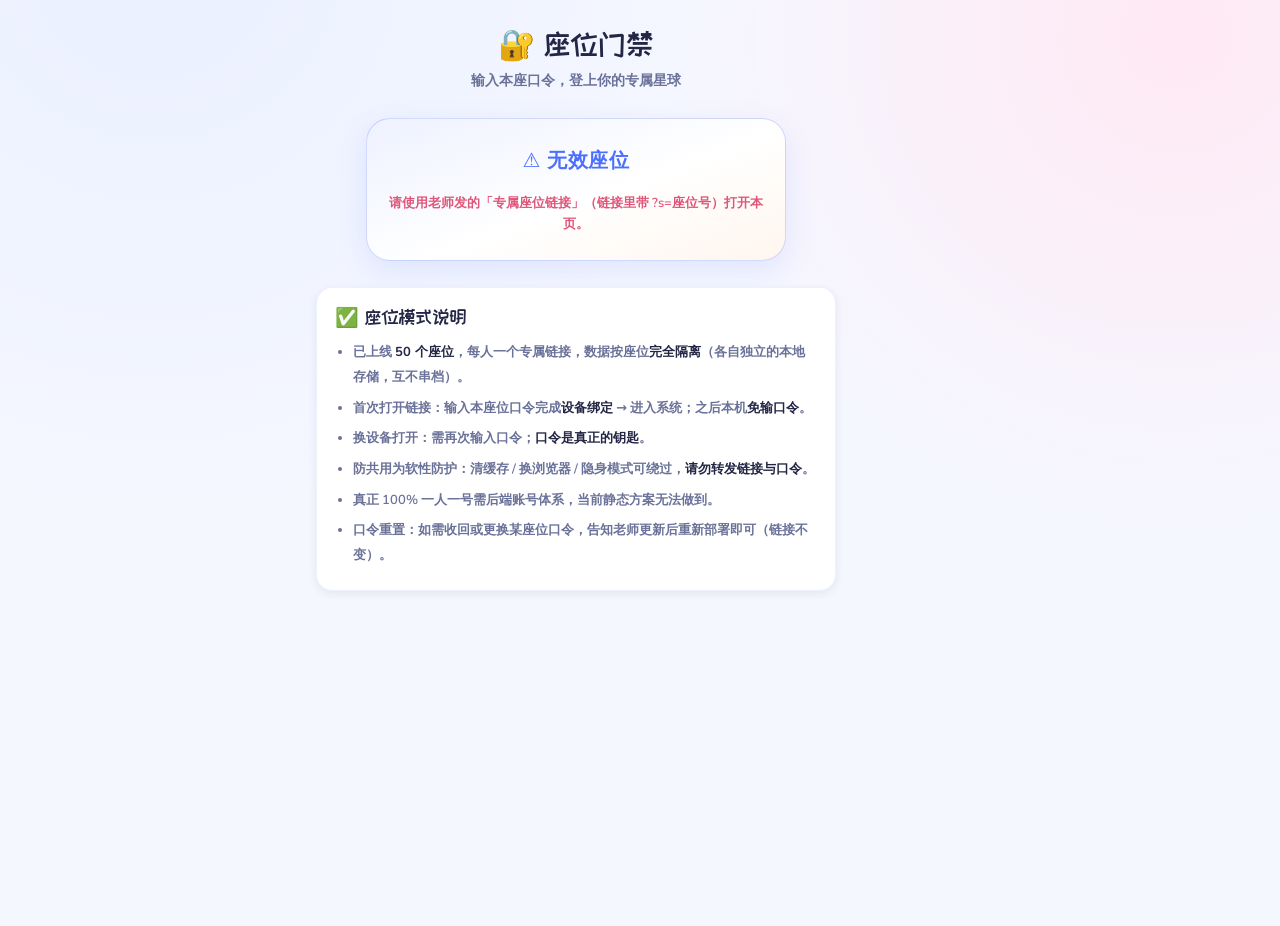
<file: index.html>
<!DOCTYPE html>
<html lang="zh-CN">
<head>
<meta charset="UTF-8">
<meta name="viewport" content="width=device-width,initial-scale=1,viewport-fit=cover">
<title>支持与说明 · 思维星球</title>
<link rel="stylesheet" href="assets/styles.css">
</head>
<body>

<header class="app-header">
  <div class="container">
    <div class="logo">
      <svg class="planet" viewBox="0 0 40 40"><circle cx="20" cy="20" r="11" fill="#4C6FFF"/><ellipse cx="20" cy="20" rx="19" ry="7" fill="none" stroke="#FF8A4C" stroke-width="3" transform="rotate(-20 20 20)"/></svg>
      思维星球
    </div>
    <button class="btn-sound" id="soundBtn" title="开关音效" onclick="tpToggleSound()">🔊</button>
    <div class="avatar">朵</div>
  </div>
</header>

<main class="container">

  <!-- 页眉 -->
  <section class="section center">
    <div class="t-h1">支持与说明 💡</div>
    <p class="t-sm" style="margin-top:6px;">关于这个小小的星球，和它背后的故事</p>
  </section>

  <!-- 第一部分（上）：使用说明 -->
  <section class="section">
    <div class="t-h3" style="margin-bottom:12px;">🌟 怎么玩转思维星球？</div>
    <div class="step-list">
      <div class="step-card">
        <div class="step-no">1</div>
        <div class="step-body">
          <div class="step-title">🎯 选段位</div>
          <div class="step-text">在首页选择 6–8 岁启蒙 / 9–10 岁发展 / 11–13 岁进阶，难度会自动匹配你的年龄。</div>
        </div>
      </div>
      <div class="step-card">
        <div class="step-no">2</div>
        <div class="step-body">
          <div class="step-title">🪐 挑星球</div>
          <div class="step-text">数感运算、逻辑推理、图形认知、空间想象——四颗思维星球，想先探险哪颗都行。</div>
        </div>
      </div>
      <div class="step-card">
        <div class="step-no">3</div>
        <div class="step-body">
          <div class="step-title">📖 学知识点</div>
          <div class="step-text">进入专题，看一张图就懂的图示讲解，学会后点亮「🌟 我学会啦」收集进度。</div>
        </div>
      </div>
      <div class="step-card">
        <div class="step-no">4</div>
        <div class="step-body">
          <div class="step-title">▶️ 去闯关</div>
          <div class="step-text">做做小测验，答对就能收集星星 ⭐，连胜还能点亮专属勋章。</div>
        </div>
      </div>
      <div class="step-card">
        <div class="step-no">5</div>
        <div class="step-body">
          <div class="step-title">📊 看成长</div>
          <div class="step-text">在「看板」里追踪已学专题、星星总数与连续打卡天数，看着自己一点点变强。</div>
        </div>
      </div>
    </div>
  </section>

  <!-- 中间：星球图标进入按钮 -->
  <section class="section center enter-wrap">
    <a href="planet.html" class="enter-planet" aria-label="进入思维星球">
      <svg class="enter-planet-svg" viewBox="0 0 120 120" aria-hidden="true">
        <defs>
          <radialGradient id="pg" cx="38%" cy="32%" r="75%">
            <stop offset="0%" stop-color="#8AA2FF"/>
            <stop offset="100%" stop-color="#4C6FFF"/>
          </radialGradient>
        </defs>
        <circle cx="60" cy="60" r="36" fill="url(#pg)"/>
        <ellipse cx="60" cy="60" rx="60" ry="21" fill="none" stroke="#FF8A4C" stroke-width="5" transform="rotate(-22 60 60)"/>
        <circle cx="48" cy="52" r="6" fill="#fff" opacity=".9"/>
        <circle cx="72" cy="66" r="4" fill="#fff" opacity=".75"/>
        <circle cx="58" cy="76" r="3" fill="#fff" opacity=".6"/>
      </svg>
      <span class="enter-planet-ring"></span>
    </a>
    <div class="enter-planet-text">🪐 点一下星球，开始探险</div>
  </section>

  <!-- 第二部分（下）：支持通道 -->
  <section class="section">
    <div class="card support-donate">
      <div class="donate-pill2">💖 支持通道</div>
      <img src="assets/donate-qr.png" alt="微信支付二维码" class="support-qr"/>
      <p class="support-desc">由于模型 Token 调用成本较高，为了维持服务稳定运行，现开启自愿赞助通道。如果您觉得本应用对您有帮助，欢迎扫码支持服务器及 Token 费用。金额不限，您的支持是我持续维护的动力！</p>
      <div class="support-foot">金额不限 · 自愿支持 · 感谢您的每一份心意 <span class="donate-heart">♥</span></div>
    </div>
  </section>

</main>

<!-- 底部 Tab -->
<nav class="tabbar">
  <a class="tab" href="planet.html"><svg viewBox="0 0 24 24" fill="none" stroke="currentColor" stroke-width="2" stroke-linecap="round" stroke-linejoin="round"><path d="M3 11l9-8 9 8M5 10v10h14V10"/></svg>星球</a>
  <a class="tab" href="curriculum.html"><svg viewBox="0 0 24 24" fill="none" stroke="currentColor" stroke-width="2" stroke-linecap="round" stroke-linejoin="round"><path d="M4 5h16v14H4zM4 9h16M9 5v14"/></svg>课程</a>
  <a class="tab" href="exercise.html"><svg viewBox="0 0 24 24" fill="none" stroke="currentColor" stroke-width="2" stroke-linecap="round" stroke-linejoin="round"><rect x="3" y="8" width="18" height="10" rx="5"/><path d="M8 12h.01M12 12h.01M16 12h.01M7 8V6h10v2"/></svg>闯关</a>
  <a class="tab" href="dashboard.html"><svg viewBox="0 0 24 24" fill="none" stroke="currentColor" stroke-width="2" stroke-linecap="round" stroke-linejoin="round"><path d="M4 20V10M10 20V4M16 20v-7M22 20H2"/></svg>看板</a>
  <a class="tab" href="parent.html"><svg viewBox="0 0 24 24" fill="none" stroke="currentColor" stroke-width="2" stroke-linecap="round" stroke-linejoin="round"><path d="M12 21s-7-4.5-9-9a4.5 4.5 0 0 1 9-2 4.5 4.5 0 0 1 9 2c-2 4.5-9 9-9 9Z"/></svg>家长</a>
</nav>

<script src="assets/seats.js"></script>
<script src="assets/framework.js"></script>
<script src="assets/play.js"></script>
<script>
function tpToggleSound(){ if(typeof TP==='undefined') return; TP.toggleSound(); var b=document.getElementById('soundBtn'); if(!b) return; b.textContent=TP.get().sound?'🔊':'🔇'; b.classList.toggle('off',!TP.get().sound); }
tpToggleSound();
if(typeof TP!=='undefined'){ TP.twinkle(); }
</script>
</body>
</html>
</file>
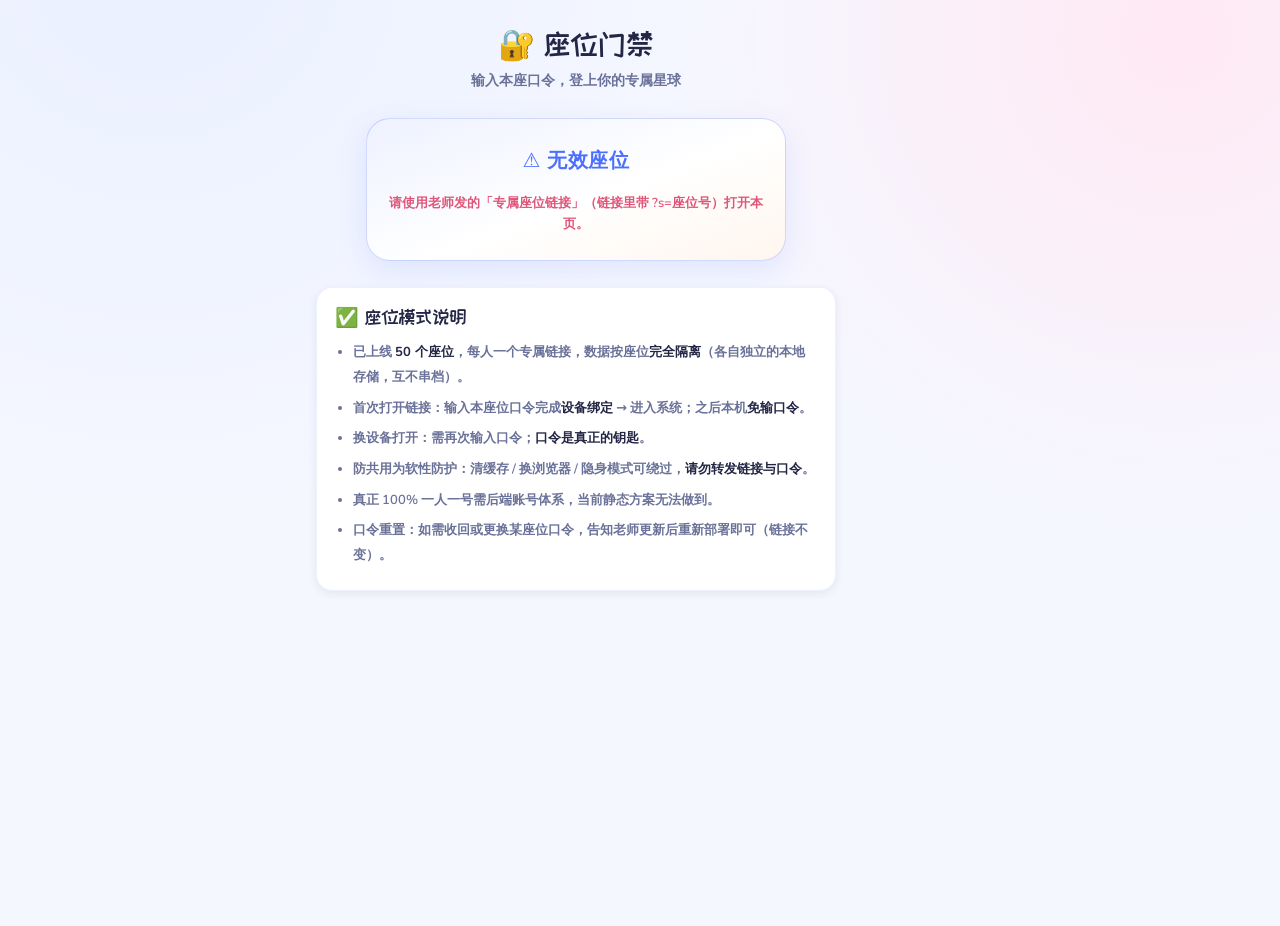
<file: curriculum.html>
<!DOCTYPE html>
<html lang="zh-CN">
<head>
<meta charset="UTF-8">
<meta name="viewport" content="width=device-width,initial-scale=1,viewport-fit=cover">
<title>思维星球 · 课程体系</title>
<link rel="stylesheet" href="assets/styles.css">
</head>
<body>

<header class="app-header">
  <div class="container">
    <div class="logo">
      <svg class="planet" viewBox="0 0 40 40"><circle cx="20" cy="20" r="11" fill="#4C6FFF"/><ellipse cx="20" cy="20" rx="19" ry="7" fill="none" stroke="#FF8A4C" stroke-width="3" transform="rotate(-20 20 20)"/></svg>
      思维星球
    </div>
    <div class="avatar">朵</div>
  </div>
</header>

<main class="container">

  <section class="section">
    <div class="row between">
      <div class="t-h1">课程体系</div>
      <span class="badge badge-number" id="levelBadge">发展 L2</span>
    </div>
    <p class="t-sm" style="margin-top:6px;">分 3 阶（启蒙 · 发展 · 进阶），每阶 4 大模块、每模块 15 章，由易到难解锁。</p>
  </section>

  <!-- 阶段进度条 -->
  <section class="section">
    <div class="card">
      <div class="row between" style="margin-bottom:12px;">
        <span class="t-h3">你的探险进度</span>
        <span class="t-sm" id="progressText">L2 · 发展 · 已解锁 18 / 60 章 ⭐</span>
      </div>
      <div style="height:14px;background:var(--surface-2);border-radius:999px;overflow:hidden;">
        <div style="height:100%;width:30%;background:linear-gradient(90deg,#7C97FF,#4C6FFF);border-radius:999px;"></div>
      </div>
      <div class="row between t-nano" style="margin-top:8px;"><span>启蒙 L1 ✅</span><span style="color:var(--brand)">发展 L2 🔓</span><span>进阶 L3 🔒</span></div>
    </div>
  </section>

  <!-- 题库总览（来自《题库总索引》） -->
  <section class="section">
    <div class="card shadow-md" style="background:linear-gradient(135deg,#EEF2FF,#F7F0FF);">
      <div class="row between">
        <div class="t-h3">📚 题库总览</div>
        <span class="badge badge-logic">600 题已校验</span>
      </div>
      <p class="t-sm" style="margin-top:6px;">4 大模块 × 150 题；每模块分 L1 启蒙 / L2 发展 / L3 进阶，各 50 题；难度 简单 40% · 中等 40% · 困难 20%。</p>
      <div class="row wrap" style="gap:8px;margin-top:12px;">
        <span class="chip active">🔢 数感运算 150</span>
        <span class="chip active">🧩 逻辑推理 150</span>
        <span class="chip active">🔷 图形认知 150</span>
        <span class="chip active">🧊 空间想象 150</span>
      </div>
    </div>
  </section>

  <!-- 知识地图入口 -->
  <section class="section">
    <a href="framework.html" class="card shadow-md row between" style="background:linear-gradient(135deg,#EAF7F1,#EEF2FF);text-decoration:none;align-items:center;padding:16px;">
      <div>
        <div class="t-h3">🗺️ 系统化知识地图</div>
        <div class="t-sm" style="margin-top:4px;color:var(--text-soft);">看四模块知识树、进阶分层营与六维能力轴，理解学习全貌。</div>
      </div>
      <span style="font-size:24px;color:var(--brand);">→</span>
    </a>
  </section>

  <!-- 小思引导 -->
  <section class="section row" style="align-items:flex-end;gap:12px;">
    <svg class="mascot" viewBox="0 0 100 110" style="width:64px;height:64px;">
      <line x1="50" y1="20" x2="50" y2="8" stroke="#4C6FFF" stroke-width="3"/>
      <circle cx="50" cy="6" r="4" fill="#FF8A4C"/>
      <circle cx="50" cy="48" r="30" fill="#fff" stroke="#4C6FFF" stroke-width="4"/>
      <circle cx="50" cy="48" r="21" fill="#C9D6FF"/>
      <circle cx="44" cy="44" r="5" fill="#fff"/><circle cx="56" cy="44" r="5" fill="#fff"/>
      <circle cx="44" cy="44" r="2.4" fill="#232745"/><circle cx="56" cy="44" r="2.4" fill="#232745"/>
      <path d="M42 58 Q50 64 58 58" stroke="#232745" stroke-width="3" fill="none" stroke-linecap="round"/>
    </svg>
    <div class="bubble" style="margin-bottom:4px;font-size:14px;">每章都有<b>知识点 + 例题 + 练习</b>哦，<br>点开就能练，小思陪你闯关！🚀</div>
  </section>

  <!-- 模块选择器 -->
  <section class="section">
    <div class="t-h3" style="margin-bottom:12px;">① 选一颗思维星球</div>
    <div class="seg" id="moduleSeg"></div>
  </section>

  <!-- 分阶选择器 -->
  <section class="section">
    <div class="row between" style="margin-bottom:12px;">
      <div class="t-h3">② 选学习阶段</div>
      <span class="t-sm" id="levelNote">本阶共 50 题</span>
    </div>
    <div class="seg seg-level" id="levelSeg"></div>
  </section>

  <!-- 章节列表（数据驱动） -->
  <section class="section">
    <div class="t-h3" style="margin-bottom:12px;" id="chapterTitle">逻辑推理 · 发展 L2</div>
    <div id="chapterList" class="column" style="display:flex;flex-direction:column;gap:14px;"></div>
  </section>

  <section class="section" style="padding-bottom:8px;">
    <a href="exercise.html" class="btn btn-accent btn-block" id="ctaBtn">🚀 去闯关：逻辑推理（发展 L2）</a>
  </section>

</main>

<nav class="tabbar">
  <a class="tab" href="planet.html"><svg viewBox="0 0 24 24" fill="none" stroke="currentColor" stroke-width="2" stroke-linecap="round" stroke-linejoin="round"><path d="M3 11l9-8 9 8M5 10v10h14V10"/></svg>星球</a>
  <a class="tab active" href="curriculum.html"><svg viewBox="0 0 24 24" fill="none" stroke="currentColor" stroke-width="2" stroke-linecap="round" stroke-linejoin="round"><path d="M4 5h16v14H4zM4 9h16M9 5v14"/></svg>课程</a>
  <a class="tab" href="exercise.html"><svg viewBox="0 0 24 24" fill="none" stroke="currentColor" stroke-width="2" stroke-linecap="round" stroke-linejoin="round"><rect x="3" y="8" width="18" height="10" rx="5"/><path d="M8 12h.01M12 12h.01M16 12h.01M7 8V6h10v2"/></svg>闯关</a>
  <a class="tab" href="dashboard.html"><svg viewBox="0 0 24 24" fill="none" stroke="currentColor" stroke-width="2" stroke-linecap="round" stroke-linejoin="round"><path d="M4 20V10M10 20V4M16 20v-7M22 20H2"/></svg>看板</a>
  <a class="tab" href="parent.html"><svg viewBox="0 0 24 24" fill="none" stroke="currentColor" stroke-width="2" stroke-linecap="round" stroke-linejoin="round"><path d="M12 21s-7-4.5-9-9a4.5 4.5 0 0 1 9-2 4.5 4.5 0 0 1 9 2c-2 4.5-9 9-9 9Z"/></svg>家长</a>
</nav>

<script src="assets/seats.js"></script>
<script src="assets/questions.js"></script>
<script src="assets/curriculum.js"></script>
<script src="assets/courses.js"></script>
<script>
const LEVEL_LABEL = { L1:"启蒙", L2:"发展", L3:"进阶" };
let curModule = "logic";
let curLevel  = "L2";
const perLevel = (typeof BANK_META !== "undefined") ? BANK_META.perLevel : 50;

/* 模块选择器 */
const moduleSeg = document.getElementById('moduleSeg');
CURRICULUM_ORDER.forEach(m=>{
  const mod = CURRICULUM[m];
  const el = document.createElement('button');
  el.className = 'chip' + (m===curModule?' sel':'');
  el.dataset.module = m;
  el.innerHTML = `${mod.icon} ${mod.name} <span class="badge ${mod.badge}" style="margin-left:2px;">${mod.progress}%</span>`;
  el.onclick = ()=>{ curModule=m; render(); };
  moduleSeg.appendChild(el);
});

/* 分阶选择器 */
const levelSeg = document.getElementById('levelSeg');
["L1","L2","L3"].forEach(l=>{
  const el = document.createElement('button');
  el.className = 'chip' + (l===curLevel?' sel':'');
  el.dataset.level = l;
  el.innerHTML = `${l} · ${LEVEL_LABEL[l]}`;
  el.onclick = ()=>{ curLevel=l; render(); };
  levelSeg.appendChild(el);
});

/* 渲染章节 */
function render(){
  const mod = CURRICULUM[curModule];
  // 同步选择器高亮
  moduleSeg.querySelectorAll('.chip').forEach(c=>c.classList.toggle('sel', c.dataset.module===curModule));
  levelSeg.querySelectorAll('.chip').forEach(c=>c.classList.toggle('sel', c.dataset.level===curLevel));
  // 标题 / 徽章 / 备注 / CTA
  document.getElementById('chapterTitle').textContent = `${mod.name} · ${LEVEL_LABEL[curLevel]} ${curLevel}`;
  document.getElementById('levelBadge').textContent = `${LEVEL_LABEL[curLevel]} ${curLevel}`;
  const bc = bandCount(curModule, curLevel);
  document.getElementById('levelNote').textContent = `本阶共 ${perLevel} 题（启航${bc.base}·扬帆${bc.improve}·远航${bc.elite}·星海${bc.star}）`;
  document.getElementById('ctaBtn').textContent = `🚀 去闯关：${mod.name}（${LEVEL_LABEL[curLevel]} ${curLevel}）`;
  document.getElementById('ctaBtn').href = `exercise.html?module=${curModule}&level=${curLevel}`;

  const list = document.getElementById('chapterList');
  list.innerHTML = '';
  getChapters(curModule, curLevel).forEach(ch=>{
    const card = document.createElement('div');
    card.className = `card chapter-card ${mod.cls} anim-pop`;
    const course = (typeof getCourse === 'function') ? getCourse(curModule, curLevel, ch.n) : null;
    const courseHtml = course
      ? `<span class="course-badge">📚 ${course.title} · ${course.provider}</span>`
      : '';
    card.innerHTML = `
      <div class="row between" style="align-items:flex-start;">
        <div class="row" style="gap:12px;align-items:flex-start;">
          <div class="ch-num">${ch.n}</div>
          <div>
            <div class="t-h3" style="font-size:17px;">${ch.t}</div>
            <span class="badge ${mod.badge}" style="margin-top:6px;">${mod.name} · ${LEVEL_LABEL[curLevel]}</span>
          </div>
        </div>
        <a class="btn btn-sm btn-ghost" href="exercise.html?module=${curModule}&level=${curLevel}">🎮 练习</a>
      </div>
      <p class="ch-desc">📌 ${ch.desc}</p>
      ${courseHtml}
      <div class="ch-obj">🎯 <b>学习目标：</b>${ch.obj}</div>
      <button class="btn btn-sm btn-soft expand-btn" type="button" style="margin-top:8px;">📖 查看知识点详情</button>
      <div class="ch-detail" style="display:none;margin-top:10px;">
        <div class="ch-keys-label">🧩 知识点细分</div>
        <div class="row wrap" style="gap:6px;margin:6px 0 2px;">${ch.keys.map(k=>`<span class="chip" style="height:28px;font-size:12.5px;background:var(--surface-2);border:none;color:var(--text);">${k}</span>`).join('')}</div>
        <div class="ch-meta"><span class="ch-meta-ico">🛠️</span><span><b>思维方法：</b>${ch.method}</span></div>
        <div class="ch-meta"><span class="ch-meta-ico">⚠️</span><span><b>易错提醒：</b>${ch.pit}</span></div>
        <div class="ch-meta"><span class="ch-meta-ico">🌟</span><span><b>生活应用：</b>${ch.apply}</span></div>
        <div class="ch-meta"><span class="ch-meta-ico">🚀</span><span><b>深化衔接：</b>${ch.deep}</span></div>
        <div class="example" style="margin-top:10px;">
          <div class="ex-q">📘 例题：${ch.ex.q}</div>
          <div class="ex-a">💡 答案：<b>${ch.ex.a}</b> ｜ 小思说：${ch.ex.why}</div>
        </div>
      </div>`;
    list.appendChild(card);
    const btn = card.querySelector('.expand-btn');
    btn.onclick = ()=>{
      const d = card.querySelector('.ch-detail');
      const open = d.style.display!=='none';
      d.style.display = open ? 'none' : 'block';
      btn.textContent = open ? '📖 查看知识点详情' : '📕 收起详情';
    };
  });
}

render();
</script>
</body>
</html>
</file>
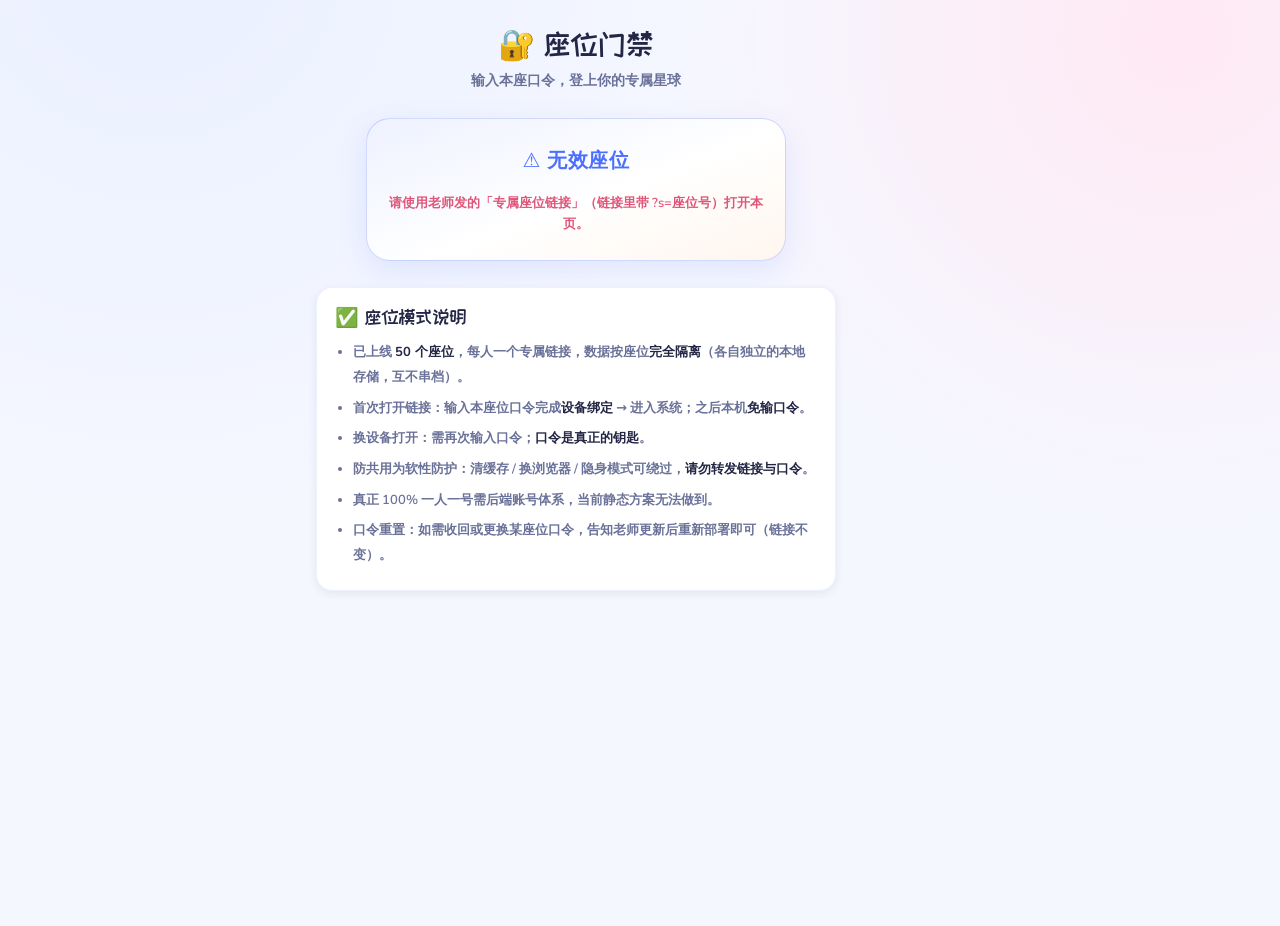
<file: dashboard.html>
<!DOCTYPE html>
<html lang="zh-CN">
<head>
<meta charset="UTF-8">
<meta name="viewport" content="width=device-width,initial-scale=1,viewport-fit=cover">
<title>思维星球 · 学习看板</title>
<link rel="stylesheet" href="assets/styles.css">
</head>
<body>

<header class="app-header">
  <div class="container">
    <div class="logo">
      <svg class="planet" viewBox="0 0 40 40"><circle cx="20" cy="20" r="11" fill="#4C6FFF"/><ellipse cx="20" cy="20" rx="19" ry="7" fill="none" stroke="#FF8A4C" stroke-width="3" transform="rotate(-20 20 20)"/></svg>
      思维星球
    </div>
    <button class="btn-sound" id="soundBtn" title="开关音效" onclick="tpToggleSound()">🔊</button>
    <div class="avatar">朵</div>
  </div>
</header>

<main class="container">

  <section class="section">
    <div class="t-h1">我的星球看板 🪐</div>
    <p class="t-sm" style="margin-top:4px;">朵朵 · 进阶段 L2 · 已探险 <span id="exploreDays" style="color:var(--ok);font-weight:800;">0</span> 天</p>
  </section>

  <!-- 数据瓷砖 -->
  <section class="section grid-2">
    <div class="stat"><div class="v" id="dStars" style="color:var(--accent)">0</div><div class="l">收集星星 ⭐</div></div>
    <div class="stat"><div class="v" id="dStreak" style="color:var(--ok)">0</div><div class="l">连续打卡天 🔥</div></div>
    <div class="stat"><div class="v" id="dLearned">0</div><div class="l">已点亮知识星</div></div>
    <div class="stat"><div class="v" id="dSolved" style="color:var(--m-space)">0</div><div class="l">闯关答对题</div></div>
  </section>

  <!-- 四模块掌握度 -->
  <section class="section">
    <div class="t-h3" style="margin-bottom:4px;">四大思维星球掌握度</div>
    <p class="t-sm" style="margin-bottom:12px;">题库共 600 题（每模块 150，L1/L2/L3 各 50），下图为本模块已练题目掌握度。</p>
    <div class="card">
      <div class="row wrap" style="justify-content:space-around;gap:14px;">
        <div class="center"><div class="ring ring-lg" id="dRingLogic" style="--p:0;--c:var(--m-logic)"><span>0</span></div><div class="t-sm" style="margin-top:8px;color:var(--m-logic)">逻辑推理</div></div>
        <div class="center"><div class="ring ring-lg" id="dRingShape" style="--p:0;--c:var(--m-shape)"><span>0</span></div><div class="t-sm" style="margin-top:8px;color:var(--m-shape)">图形认知</div></div>
        <div class="center"><div class="ring ring-lg" id="dRingNumber" style="--p:0;--c:var(--m-number)"><span>0</span></div><div class="t-sm" style="margin-top:8px;color:var(--m-number)">数感运算</div></div>
        <div class="center"><div class="ring ring-lg" id="dRingSpace" style="--p:0;--c:var(--m-space)"><span>0</span></div><div class="t-sm" style="margin-top:8px;color:var(--m-space)">空间想象</div></div>
      </div>
    </div>
  </section>

  <!-- 本周趋势 -->
  <section class="section">
    <div class="t-h3" style="margin-bottom:12px;">本周每日学习（分钟）</div>
    <div class="card">
      <div class="bar">
        <div style="height:40%"><span>20</span></div>
        <div style="height:65%"><span>35</span></div>
        <div style="height:50%"><span>25</span></div>
        <div style="height:80%"><span>45</span></div>
        <div style="height:60%"><span>30</span></div>
        <div style="height:95%"><span>55</span></div>
        <div style="height:70%"><span>40</span></div>
      </div>
      <div class="row between t-nano" style="margin-top:10px;color:var(--text-mute)"><span>一</span><span>二</span><span>三</span><span>四</span><span>五</span><span>六</span><span>日</span></div>
    </div>
  </section>

  <!-- 能力雷达（SVG） -->
  <section class="section">
    <div class="t-h3" style="margin-bottom:12px;">思维能力画像</div>
    <div class="card center">
      <svg viewBox="0 0 200 200" width="240" height="240">
        <polygon points="100,30 165,75 145,150 55,150 35,75" fill="none" stroke="#E6E9F5" stroke-width="2"/>
        <polygon points="100,55 150,85 135,135 65,135 50,85" fill="none" stroke="#E6E9F5" stroke-width="1.5"/>
        <polygon points="100,30 165,75 145,150 55,150 35,75" fill="rgba(76,111,255,.12)" stroke="#4C6FFF" stroke-width="2.5"/>
        <polygon points="100,60 150,82 132,128 62,128 48,82" fill="rgba(155,109,255,.35)" stroke="#9B6DFF" stroke-width="2.5"/>
        <text x="100" y="22" text-anchor="middle" font-size="11" fill="#6B7299" font-weight="700">逻辑</text>
        <text x="178" y="78" text-anchor="middle" font-size="11" fill="#6B7299" font-weight="700">图形</text>
        <text x="152" y="168" text-anchor="middle" font-size="11" fill="#6B7299" font-weight="700">数感</text>
        <text x="48" y="168" text-anchor="middle" font-size="11" fill="#6B7299" font-weight="700">空间</text>
        <text x="22" y="78" text-anchor="middle" font-size="11" fill="#6B7299" font-weight="700">专注</text>
      </svg>
      <p class="t-sm" style="margin-top:6px;">逻辑与专注较强，空间想象是下一步重点 💡</p>
    </div>
  </section>

  <!-- 成就 -->
  <section class="section" style="padding-bottom:8px;">
    <div class="t-h3" style="margin-bottom:4px;">我的成就墙 🏅</div>
    <p class="t-sm" style="margin-bottom:12px;" id="badgeSummary">点亮知识星、连续打卡、闯关答对，都能解锁新成就！</p>
    <div class="grid-3" id="badgeWall" style="gap:12px;"></div>
  </section>

</main>

<nav class="tabbar">
  <a class="tab" href="planet.html"><svg viewBox="0 0 24 24" fill="none" stroke="currentColor" stroke-width="2" stroke-linecap="round" stroke-linejoin="round"><path d="M3 11l9-8 9 8M5 10v10h14V10"/></svg>星球</a>
  <a class="tab" href="curriculum.html"><svg viewBox="0 0 24 24" fill="none" stroke="currentColor" stroke-width="2" stroke-linecap="round" stroke-linejoin="round"><path d="M4 5h16v14H4zM4 9h16M9 5v14"/></svg>课程</a>
  <a class="tab" href="exercise.html"><svg viewBox="0 0 24 24" fill="none" stroke="currentColor" stroke-width="2" stroke-linecap="round" stroke-linejoin="round"><rect x="3" y="8" width="18" height="10" rx="5"/><path d="M8 12h.01M12 12h.01M16 12h.01M7 8V6h10v2"/></svg>闯关</a>
  <a class="tab active" href="dashboard.html"><svg viewBox="0 0 24 24" fill="none" stroke="currentColor" stroke-width="2" stroke-linecap="round" stroke-linejoin="round"><path d="M4 20V10M10 20V4M16 20v-7M22 20H2"/></svg>看板</a>
  <a class="tab" href="parent.html"><svg viewBox="0 0 24 24" fill="none" stroke="currentColor" stroke-width="2" stroke-linecap="round" stroke-linejoin="round"><path d="M12 21s-7-4.5-9-9a4.5 4.5 0 0 1 9-2 4.5 4.5 0 0 1 9 2c-2 4.5-9 9-9 9Z"/></svg>家长</a>
</nav>

<script src="assets/seats.js"></script>
<script src="assets/framework.js"></script>
<script src="assets/play.js"></script>
<script>
(function(){
  const P=TP.get(), total=TP.totalTopics();
  document.getElementById('exploreDays').textContent=P.streak.count;
  document.getElementById('dStars').textContent=P.stars;
  document.getElementById('dStreak').textContent=P.streak.count;
  document.getElementById('dLearned').innerHTML=TP.countLearned()+'<span style="font-size:14px;color:var(--text-mute)"> / '+total+'</span>';
  document.getElementById('dSolved').textContent=P.solved;

  // 各模块已学会占比
  const mods={logic:0,shape:0,number:0,space:0}, tot={logic:0,shape:0,number:0,space:0};
  Object.values(P.learned).forEach(x=>{ if(x&&x.m&&mods[x.m]!==undefined) mods[x.m]++; });
  if(typeof MODULE_SPINE!=='undefined'&&MODULE_SPINE){
    Object.keys(tot).forEach(k=>{ MODULE_SPINE[k].boards.forEach(b=>{['L1','L2','L3'].forEach(l=>{tot[k]+=(b.tiers[l]||[]).length;});}); });
  }
  [['dRingLogic','logic'],['dRingShape','shape'],['dRingNumber','number'],['dRingSpace','space']].forEach(([id,mod])=>{
    const el=document.getElementById(id); if(!el) return;
    const p=tot[mod]?Math.round(mods[mod]/tot[mod]*100):0;
    el.style.setProperty('--p',p); el.querySelector('span').textContent=p;
  });

  // 成就墙
  const wall=document.getElementById('badgeWall');
  const list=TP.badgeList();
  let unlocked=0;
  list.forEach(b=>{
    const pr=TP.badgeProgress(b.def);
    const on=b.unlocked; if(on) unlocked++;
    const card=document.createElement('div');
    card.className='badge-card '+(on?'on':'locked');
    card.innerHTML=
      '<span class="be">'+(on?b.def.emoji:'🔒')+'</span>'+
      '<div class="bn">'+b.def.name+'</div>'+
      '<div class="bd">'+b.def.desc+'</div>'+
      '<div class="bprog"><i style="width:'+pr.pct+'%"></i></div>'+
      '<div class="bstate">'+(on?'已解锁 ✦':('进度 '+pr.cur+'/'+pr.need))+'</div>';
    wall.appendChild(card);
  });
  document.getElementById('badgeSummary').textContent=
    '已解锁 '+unlocked+' / '+list.length+' 枚成就 · 继续探险解锁更多吧！';

  TP.twinkle(); TP.initMascot();
  function tpToggleSound(){ TP.toggleSound(); const btn=document.getElementById('soundBtn'); if(!btn) return; const on=TP.get().sound; btn.textContent=on?'🔊':'🔇'; btn.classList.toggle('off',!on); }
  window.tpToggleSound = tpToggleSound;
  tpToggleSound();
})();
</script>

</body>
</html>
</file>
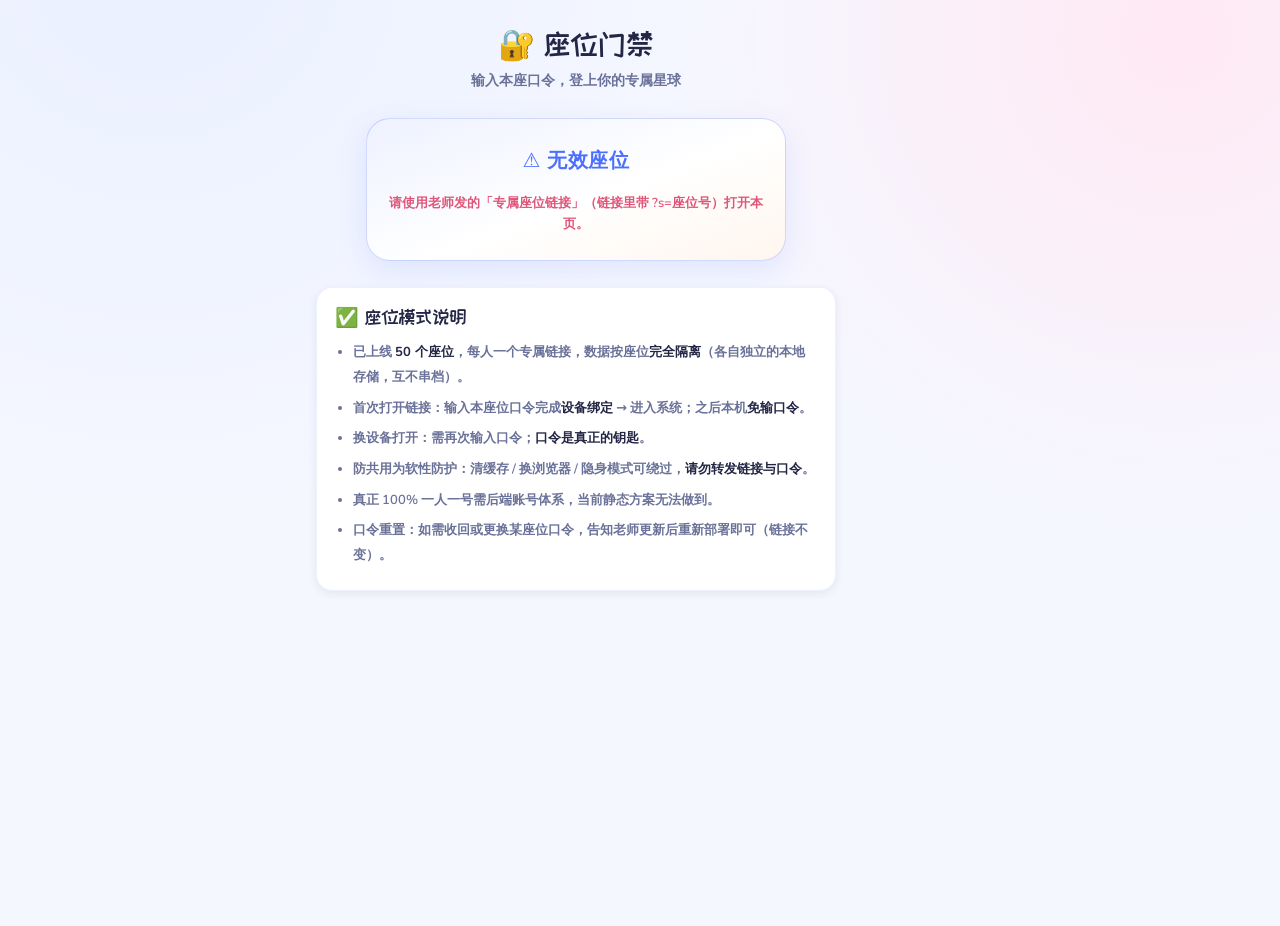
<file: exercise.html>
<!DOCTYPE html>
<html lang="zh-CN">
<head>
<meta charset="UTF-8">
<meta name="viewport" content="width=device-width,initial-scale=1,viewport-fit=cover">
<title>思维星球 · 闯关</title>
<link rel="stylesheet" href="assets/styles.css">
</head>
<body>

<header class="app-header">
  <div class="container">
    <a class="row" href="curriculum.html" style="gap:8px;color:var(--text-soft);font:700 14px var(--f-body);">
      <svg viewBox="0 0 24 24" width="20" height="20" fill="none" stroke="currentColor" stroke-width="2.5" stroke-linecap="round" stroke-linejoin="round"><path d="M15 18l-6-6 6-6"/></svg>
      <span id="headTitle">逻辑推理 · 发展 L2</span>
    </a>
    <div class="ring" id="headRing" style="--p:40;--c:var(--m-logic);width:44px;height:44px;"><span id="headRingTxt" style="font-size:12px">1/5</span></div>
  </div>
</header>

<main class="container">

  <!-- 吉祥物提示 -->
  <section class="section row" style="align-items:flex-start;gap:12px;">
    <svg class="mascot" style="width:64px;height:64px" viewBox="0 0 100 110">
      <line x1="50" y1="20" x2="50" y2="8" stroke="#4C6FFF" stroke-width="3"/><circle cx="50" cy="6" r="4" fill="#FF8A4C"/>
      <circle cx="50" cy="48" r="30" fill="#fff" stroke="#4C6FFF" stroke-width="4"/>
      <circle cx="50" cy="48" r="21" fill="#C9D6FF"/>
      <circle cx="44" cy="44" r="5" fill="#fff"/><circle cx="56" cy="44" r="5" fill="#fff"/>
      <circle cx="44" cy="44" r="2.4" fill="#232745"/><circle cx="56" cy="44" r="2.4" fill="#232745"/>
      <path d="M42 58 Q50 64 58 58" stroke="#232745" stroke-width="3" fill="none" stroke-linecap="round"/>
      <rect x="33" y="76" width="34" height="22" rx="11" fill="#4C6FFF"/>
    </svg>
    <div class="bubble" style="margin-top:6px;" id="hint">小思提示：先读题，再选你最确定的答案，错了也没关系～</div>
  </section>

  <!-- 分层营选择器 -->
  <section style="margin-top:4px;">
    <div class="row between t-sm" style="margin-bottom:6px;">
      <span>选分层营（难度维度）</span><span id="bandNote" style="color:var(--text-soft);"></span>
    </div>
    <div class="seg" id="bandSeg"></div>
  </section>

  <!-- 进度 -->
  <section style="margin-top:6px;">
    <div class="row between t-sm" style="margin-bottom:6px;">
      <span id="qIndex">题目 1 / 5</span><span id="qStars">本题 +1 ⭐</span>
    </div>
    <div style="height:10px;background:var(--surface-2);border-radius:999px;overflow:hidden;">
      <div id="qBar" style="height:100%;width:20%;background:linear-gradient(90deg,#7C97FF,#4C6FFF);border-radius:999px;transition:width .4s;"></div>
    </div>
  </section>

  <!-- 题卡 -->
  <section class="section">
    <div class="card card-module shadow-md" id="qCard" style="padding:22px;">
      <div class="row between" style="align-items:center;margin-bottom:10px;">
        <div class="badge badge-logic" id="qBadge">逻辑推理</div>
        <span class="chip" id="qBand" style="height:26px;font-size:12px;display:none;"></span>
      </div>
      <div class="card" id="qObj" style="background:var(--brand-soft);border:none;padding:10px 12px;margin-bottom:12px;font-size:13.5px;line-height:1.55;"></div>
      <div class="t-h2" id="qText" style="line-height:1.5;"></div>
      <div id="qVisual" class="row center" style="margin:18px 0;gap:10px;font-size:34px;"></div>
      <div id="qTags" class="row wrap" style="gap:6px;margin-bottom:6px;"></div>
      <div id="options" class="row wrap" style="gap:12px;margin-top:10px;"></div>
      <!-- 解析（答后显示） -->
      <div id="explain" class="card" style="display:none;margin-top:16px;background:var(--surface-2);border:none;padding:14px;">
        <div class="row" style="gap:6px;margin-bottom:4px;"><span style="font-size:18px">💡</span><span class="t-h3" style="font-size:16px">小思讲解析</span></div>
        <p class="t-body" id="explainText" style="font-size:15px;"></p>
      </div>
      <!-- 对应课程（全网检索匹配） -->
      <a id="courseLine" class="card row" style="display:none;margin-top:12px;background:var(--brand-soft);border:none;padding:10px 12px;font-size:13.5px;line-height:1.5;gap:8px;align-items:center;text-decoration:none;color:var(--text);"></a>
    </div>
  </section>

  <section class="section">
    <div class="row q-actions" style="gap:10px;">
      <button id="retryBtn" class="btn btn-ghost" style="display:none;flex:1 1 0;min-width:0;">🔄 再试一次</button>
      <button id="nextBtn" class="btn btn-primary btn-disabled" disabled style="flex:2 1 0;min-width:0;">下一题 →</button>
    </div>
  </section>

</main>

<!-- 答对弹窗 -->
<div class="modal-mask hidden" id="winModal">
  <div class="modal">
    <div class="emoji">🎉</div>
    <div class="t-h1" style="color:var(--ok)">答对啦！</div>
    <p class="t-body" id="winText" style="margin:8px 0 4px;"></p>
    <div class="star-row center" style="justify-content:center;margin:10px 0;"><span class="star">⭐</span><span class="star">⭐</span><span class="star">⭐</span></div>
    <button class="btn btn-accent btn-block" style="margin-top:16px;" onclick="closeWin()">继续探险 🚀</button>
  </div>
</div>

<!-- 通关弹窗 -->
<div class="modal-mask hidden" id="doneModal">
  <div class="modal">
    <div class="emoji">🏆</div>
    <div class="t-h1" id="doneTitle" style="color:var(--m-logic)">通关！</div>
    <p class="t-body" style="margin:8px 0;" id="doneText">这一关的星星都收集到啦～</p>
    <a href="dashboard.html" class="btn btn-primary btn-block" style="margin-top:16px;">查看我的星球看板</a>
  </div>
</div>

<nav class="tabbar">
  <a class="tab" href="planet.html"><svg viewBox="0 0 24 24" fill="none" stroke="currentColor" stroke-width="2" stroke-linecap="round" stroke-linejoin="round"><path d="M3 11l9-8 9 8M5 10v10h14V10"/></svg>星球</a>
  <a class="tab" href="curriculum.html"><svg viewBox="0 0 24 24" fill="none" stroke="currentColor" stroke-width="2" stroke-linecap="round" stroke-linejoin="round"><path d="M4 5h16v14H4zM4 9h16M9 5v14"/></svg>课程</a>
  <a class="tab active" href="exercise.html"><svg viewBox="0 0 24 24" fill="none" stroke="currentColor" stroke-width="2" stroke-linecap="round" stroke-linejoin="round"><rect x="3" y="8" width="18" height="10" rx="5"/><path d="M8 12h.01M12 12h.01M16 12h.01M7 8V6h10v2"/></svg>闯关</a>
  <a class="tab" href="dashboard.html"><svg viewBox="0 0 24 24" fill="none" stroke="currentColor" stroke-width="2" stroke-linecap="round" stroke-linejoin="round"><path d="M4 20V10M10 20V4M16 20v-7M22 20H2"/></svg>看板</a>
  <a class="tab" href="parent.html"><svg viewBox="0 0 24 24" fill="none" stroke="currentColor" stroke-width="2" stroke-linecap="round" stroke-linejoin="round"><path d="M12 21s-7-4.5-9-9a4.5 4.5 0 0 1 9-2 4.5 4.5 0 0 1 9 2c-2 4.5-9 9-9 9Z"/></svg>家长</a>
</nav>

<script src="assets/seats.js"></script>
<script src="assets/questions.js"></script>
<script src="assets/curriculum.js"></script>
<script src="assets/framework.js"></script>
<script src="assets/courses.js"></script>
<script src="assets/play.js"></script>
<script>
const params = new URLSearchParams(location.search);
const curModule = params.get('module') || 'logic';
const curLevel  = params.get('level')  || 'L2';
let   curBand   = params.get('band')   || '';
const M = MODULES[curModule];
const TOTAL = 5;

/* 目标索引：标签 → 课程学习目标（来自深化后的 curriculum.js） */
const OBJ_INDEX = {};
CURRICULUM_ORDER.forEach(m=>["L1","L2","L3"].forEach(l=>{
  getChapters(m,l).forEach(ch=>{
    [ch.t, ...(ch.keys||[])].forEach(k=>{ if(!OBJ_INDEX[k]) OBJ_INDEX[k]=ch.obj; });
  });
}));
function objectiveOf(q){
  const o = (q.tags||[]).map(t=>OBJ_INDEX[t]).find(Boolean);
  return o || `训练「${(q.tags||[])[0]||'本知识点'}」的灵活应用`;
}

document.getElementById('headTitle').textContent = `${M.name} · ${LEVELS[curLevel].split(' ')[0]} ${curLevel}`;
document.getElementById('qCard').className = `card card-module ${M.cls} shadow-md`;
document.getElementById('qBadge').textContent = M.name;
document.getElementById('qBadge').className = `badge badge-${curModule==='number'?'number':curModule==='logic'?'logic':curModule==='shape'?'shape':'space'}`;
document.getElementById('headRing').style.setProperty('--c', M.color);
document.getElementById('qBar').style.background = `linear-gradient(90deg, ${M.color}, ${M.color})`;

/* 分层营选择器 */
const bandSeg = document.getElementById('bandSeg');
const bandOpts = [{id:'',name:'全部',color:'var(--brand)'}]
  .concat(Object.keys(BANDS).map(id=>({id, name:BANDS[id].name, color:BANDS[id].color})));
bandOpts.forEach(b=>{
  const el=document.createElement('button');
  el.className='chip'+(b.id===curBand?' sel':'');
  el.dataset.band=b.id;
  el.style.borderColor = b.id? BANDS[b.id].color : '';
  if(b.id===curBand) el.style.background = (BANDS[b.id]?BANDS[b.id].color:'var(--brand)')+'22';
  el.innerHTML = b.id ? `${BANDS[b.id].name} <span style="opacity:.7">·${BANDS[b.id].tag}</span>` : '全部';
  el.onclick=()=>{ curBand=b.id; bandSeg.querySelectorAll('.chip').forEach(c=>{
      const on=c.dataset.band===curBand;
      c.classList.toggle('sel',on);
      c.style.background = on&&c.dataset.band? BANDS[c.dataset.band].color+'22' : '';
    });
    updateBandNote(); start();
  };
  bandSeg.appendChild(el);
});
function updateBandNote(){
  const bc = bandCount(curModule, curLevel);
  const total = bc.base+bc.improve+bc.elite+bc.star;
  document.getElementById('bandNote').textContent =
    curBand ? `本层 ${bc[curBand]} 题` : `共 ${total} 题（启${bc.base}/扬${bc.improve}/远${bc.elite}/星${bc.star}）`;
}

let list = [], i = 0, answered = false, stars = 0, currentAnswer = 0;
function start(){ list = loadQuestions(curModule, curLevel, TOTAL, curBand||null); i=0; stars=0; answered=false; updateBandNote(); render(); }

/* 选项洗牌，让「再试一次」真正有意义（每次顺序不同） */
function shuffle(a){
  a=a.slice();
  for(let x=a.length-1;x>0;x--){
    const j=Math.floor(Math.random()*(x+1));
    const t=a[x];a[x]=a[j];a[j]=t;
  }
  return a;
}
function scrollToActions(){
  const a=document.querySelector('.q-actions');
  if(a) setTimeout(()=>a.scrollIntoView({behavior:'smooth',block:'center'}),300);
}

const qText=document.getElementById('qText'), qVis=document.getElementById('qVisual'),
      qTags=document.getElementById('qTags'), optsBox=document.getElementById('options'),
      nextBtn=document.getElementById('nextBtn'), retryBtn=document.getElementById('retryBtn'),
      qBar=document.getElementById('qBar'),
      qIndex=document.getElementById('qIndex'), explain=document.getElementById('explain'),
      explainText=document.getElementById('explainText'), headRingTxt=document.getElementById('headRingTxt'),
      qObj=document.getElementById('qObj'), qBand=document.getElementById('qBand');

function render(){
  answered=false; nextBtn.disabled=true; nextBtn.classList.add('btn-disabled');
  nextBtn.classList.remove('btn-pulse'); nextBtn.textContent='下一题 →';
  retryBtn.style.display='none';
  explain.style.display='none';
  const q=list[i];
  qText.textContent=q.question;
  qVis.innerHTML = q.visual ? q.visual.map(x=>`<span>${x}</span>`).join('') : '';
  qTags.innerHTML = (q.tags||[]).map(t=>`<span class="chip" style="height:26px;font-size:12px;background:var(--brand-soft);color:var(--brand);border:none">${t}</span>`).join('');
  // 学习目标 + 分层徽章
  qObj.innerHTML = `🎯 <b>学习目标：</b>${objectiveOf(q)}`;
  if(q.band && BANDS[q.band]){
    qBand.style.display='inline-flex';
    qBand.textContent = `${BANDS[q.band].name}·${BANDS[q.band].tag}`;
    qBand.style.color = BANDS[q.band].color;
    qBand.style.background = BANDS[q.band].color + '22';
    qBand.style.border = 'none';
  } else { qBand.style.display='none'; }
  // 对应课程（全网检索匹配的真实课程资源）
  const courseEl = document.getElementById('courseLine');
  const c = (typeof getCourseForQuestion === 'function') ? getCourseForQuestion(q) : null;
  if (c){
    courseEl.style.display = 'flex';
    courseEl.innerHTML = `<span style="font-size:16px">📚</span><span><b>对应课程：</b><b style="color:var(--brand);">${c.title}</b></span><span class="chip" style="height:24px;font-size:11.5px;background:#fff;color:var(--text-soft);border:1px solid var(--line);">${c.provider}</span>`;
  } else { courseEl.style.display = 'none'; }
  optsBox.innerHTML='';
  const so = shuffle(q.options);                 // 每次进入本题重新洗牌
  currentAnswer = so.indexOf(q.options[q.answer]);
  so.forEach((o,k)=>{
    const b=document.createElement('button');
    b.className='option'; b.style.flex='1 1 45%';
    b.innerHTML=`<span class="key">${String.fromCharCode(65+k)}</span><span>${o}</span>`;
    b.onclick=()=>choose(b,k);
    optsBox.appendChild(b);
  });
  qIndex.textContent=`题目 ${i+1} / ${list.length}`;
  headRingTxt.textContent=`${i+1}/${list.length}`;
  qBar.style.width=((i+1)/list.length*100)+'%';
}
function choose(btn,k){
  if(answered) return; answered=true;
  const q=list[i];
  const all=[...optsBox.children];
  all.forEach(b=>b.classList.add('locked'));
  explainText.textContent=q.explanation;
  explain.style.display='block';
  if(k===currentAnswer){
    btn.classList.add('correct'); stars++;
    fireConfetti(); TP.sound('good');
    TP.recordSolved(1); TP.awardStars(1,'quiz');
    retryBtn.style.display='none';
    document.getElementById('winText').textContent=`你掌握了「${(q.tags||[])[0]||'这个知识点'}」！`;
    setTimeout(()=>document.getElementById('winModal').classList.remove('hidden'),600);
  }else{
    btn.classList.add('wrong'); TP.sound('bad');
    all[currentAnswer].classList.add('correct');
    // 答错也不卡住：给明确的继续入口 + 可重做本题
    retryBtn.style.display='';
    nextBtn.classList.add('btn-pulse');
    nextBtn.textContent='看了解析 · 下一题 →';
    toast('没关系，可以再试一次，或直接下一题 💪');
    scrollToActions();
  }
  nextBtn.disabled=false; nextBtn.classList.remove('btn-disabled');
}
nextBtn.onclick=()=>{
  retryBtn.style.display='none'; nextBtn.classList.remove('btn-pulse');
  document.getElementById('winModal').classList.add('hidden');
  if(i<list.length-1){ i++; render(); }
  else{
    const dt=document.getElementById('doneTitle'), dtx=document.getElementById('doneText');
    dt.textContent=`${M.name} · ${curLevel} 通关！`;
    dt.style.color=M.color;
    TP.recordExercise();
    const nb=TP.checkBadges();
    dtx.textContent=`本次收集 ${stars} / ${list.length} 星星（总共 ${TP.get().stars} ⭐），去给爸爸妈妈看看吧～`;
    document.getElementById('doneModal').classList.remove('hidden');
    if(nb.length){
      fireConfetti();
      setTimeout(()=>TP.praise(nb[0].emoji+' 新成就：'+nb[0].name+'！'),700);
    }
  }
};
retryBtn.onclick=()=>{
  // 重做本题：重新洗牌、清状态、回到本题顶部
  render();
  window.scrollTo({top:0,behavior:'smooth'});
};
function closeWin(){document.getElementById('winModal').classList.add('hidden');nextBtn.click();}
function toast(msg){
  const t=document.createElement('div');t.className='toast';t.textContent=msg;
  document.body.appendChild(t);setTimeout(()=>t.remove(),1800);
}
function fireConfetti(){
  const colors=['#4C6FFF','#FF8A4C','#2FD0A6','#9B6DFF','#FF6BAE'];
  for(let c=0;c<28;c++){
    const p=document.createElement('div');p.className='confetti';
    p.style.left=Math.random()*100+'vw';
    p.style.background=colors[c%colors.length];
    p.style.animationDelay=Math.random()*.3+'s';
    document.body.appendChild(p);setTimeout(()=>p.remove(),1700);
  }
}
TP.twinkle(); TP.initMascot();
start();
</script>
</body>
</html>
</file>
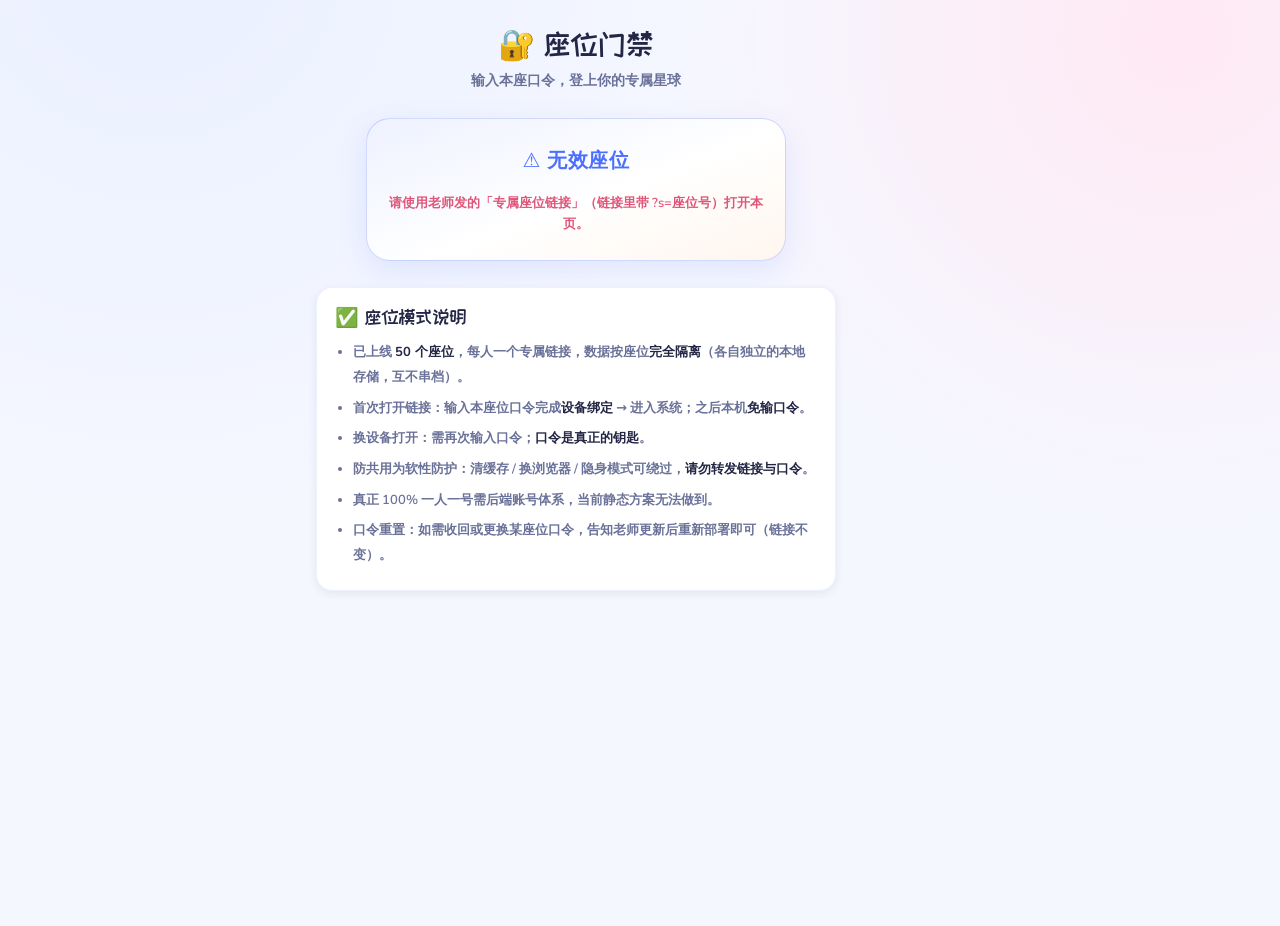
<file: framework.html>
<!DOCTYPE html>
<html lang="zh-CN">
<head>
<meta charset="UTF-8">
<meta name="viewport" content="width=device-width,initial-scale=1,viewport-fit=cover">
<title>思维星球 · 系统化知识地图</title>
<link rel="stylesheet" href="assets/styles.css">
<style>
  .spine-mod{margin-bottom:18px;}
  .board{border-left:4px solid var(--c,#4C6FFF);padding:8px 0 8px 12px;margin-top:10px;}
  .board-name{font:800 15px var(--f-head);color:var(--text);margin-bottom:6px;}
  .tier-row{display:flex;gap:8px;align-items:flex-start;margin:5px 0;flex-wrap:wrap;}
  .tier-lab{flex:0 0 46px;font:800 12px var(--f-body);color:var(--brand);padding-top:4px;}
  .tier-tags{display:flex;gap:6px;flex-wrap:wrap;}
  .xueersi{font-size:12px;color:var(--text-soft);background:var(--surface-2);display:inline-block;padding:2px 10px;border-radius:999px;margin-top:4px;}
  .band-card{border-top:4px solid var(--c);}
  .band-desc{font-size:13px;color:var(--text-soft);margin-top:6px;line-height:1.5;}
  .axis{display:flex;gap:12px;align-items:center;padding:10px 0;border-bottom:1px solid var(--surface-2);}
  .axis-ico{width:38px;height:38px;border-radius:12px;display:flex;align-items:center;justify-content:center;font-size:20px;flex:0 0 38px;}
  /* 知识树叶子节点 × 学而思课程 */
  .topic-node{display:flex;flex-direction:column;gap:3px;background:var(--surface-2);border:none;border-radius:12px;padding:8px 10px;width:calc(33.333% - 8px);min-width:190px;box-sizing:border-box;}
  .tname{font:800 13px var(--f-head);color:var(--text);line-height:1.3;display:inline-block;text-decoration:none;cursor:pointer;}
  .tname:hover{color:var(--brand);text-decoration:underline;}
  .tname::after{content:" ↗";font-size:11px;color:var(--brand);font-weight:700;}
  .clink{font-size:11.5px;color:var(--brand);text-decoration:none;font-weight:700;line-height:1.35;}
  .clink:hover{text-decoration:underline;}
  .csum{font-size:11px;color:var(--text-soft);line-height:1.5;margin:0;}
  /* 学而思官方对标课程（由 scraper 抓取） */
  .xcourse{font-size:11px;color:#B5762A;text-decoration:none;font-weight:700;line-height:1.35;display:inline-flex;align-items:center;gap:4px;margin-top:1px;}
  .xcourse:hover{text-decoration:underline;}
  .xbadge{font-size:9.5px;padding:1px 6px;border-radius:999px;font-weight:700;white-space:nowrap;}
  .xbadge-standard{background:#E8F0FF;color:#2E5BFF;}
  .xbadge-advanced{background:#FFE9D6;color:#C2541B;}
  /* 知识树内嵌课程讲义（自包含，不依赖外链） */
  .kcourse{border-top:1px dashed var(--line,#e3e7f0);margin-top:5px;padding-top:5px;}
  .kcourse>summary{cursor:pointer;font:700 11.5px var(--f-body);color:var(--brand);list-style:none;user-select:none;}
  .kcourse>summary::-webkit-details-marker{display:none;}
  .kcourse>summary::before{content:"▸";margin-right:4px;}
  .kcourse[open]>summary::before{content:"▾";}
  .kbody{margin-top:6px;display:flex;flex-direction:column;gap:5px;}
  .kttl{font:800 12.5px var(--f-head);color:var(--text);}
  .krow{font-size:11px;color:var(--text-soft);line-height:1.55;margin:0;}
  .krow>b{color:var(--brand);font-weight:700;margin-right:3px;}
  .kchip{display:inline-block;background:var(--brand-soft,#EAF0FF);color:var(--brand);border-radius:6px;padding:1px 7px;font-size:10.5px;margin:1px 2px 1px 0;}
  .kex{display:block;color:var(--text);margin-top:1px;}
  .kexa{display:block;color:#1E7A46;font-weight:600;margin-top:1px;}
  .kpit{background:#FFF4E8;border-radius:6px;padding:3px 6px;color:#9A4B12;}
  .ksrc{font-size:10.5px;color:var(--text-soft);text-decoration:none;margin-top:2px;}
  .ksrc:hover{text-decoration:underline;}
  @media(max-width:560px){ .topic-node{width:100%;} }
</style>
</head>
<body>

<header class="app-header">
  <div class="container">
    <a class="row" href="curriculum.html" style="gap:8px;color:var(--text-soft);font:700 14px var(--f-body);">
      <svg viewBox="0 0 24 24" width="20" height="20" fill="none" stroke="currentColor" stroke-width="2.5" stroke-linecap="round" stroke-linejoin="round"><path d="M15 18l-6-6 6-6"/></svg>
      <span>返回课程体系</span>
    </a>
    <div class="avatar">朵</div>
  </div>
</header>

<main class="container">

  <section class="section">
    <div class="t-h1">🗺️ 系统化知识地图</div>
    <p class="t-sm" style="margin-top:6px;" id="metaNote"></p>
  </section>

  <!-- 小思引导 -->
  <section class="section row" style="align-items:flex-end;gap:12px;">
    <svg class="mascot" viewBox="0 0 100 110" style="width:60px;height:60px;">
      <line x1="50" y1="20" x2="50" y2="8" stroke="#4C6FFF" stroke-width="3"/><circle cx="50" cy="6" r="4" fill="#FF8A4C"/>
      <circle cx="50" cy="48" r="30" fill="#fff" stroke="#4C6FFF" stroke-width="4"/>
      <circle cx="50" cy="48" r="21" fill="#C9D6FF"/>
      <circle cx="44" cy="44" r="5" fill="#fff"/><circle cx="56" cy="44" r="5" fill="#fff"/>
      <circle cx="44" cy="44" r="2.4" fill="#232745"/><circle cx="56" cy="44" r="2.4" fill="#232745"/>
      <path d="M42 58 Q50 64 58 58" stroke="#232745" stroke-width="3" fill="none" stroke-linecap="round"/>
    </svg>
    <div class="bubble" style="margin-bottom:2px;font-size:14px;">这是我们的<b>思维宇宙全图</b>🚀<br>四颗星球 × 知识板块 × 三阶进阶，再加四个分层营，<br>层层递进不跳级！</div>
  </section>

  <!-- 模块知识树 -->
  <section class="section">
    <div class="t-h3" style="margin-bottom:6px;">① 四大思维星球 · 知识树</div>
    <p class="t-sm" style="margin-bottom:8px;">每个模块拆成若干「知识板块」，板块下按 L1→L2→L3 螺旋上升，专题对标学而思体系。</p>
    <div id="spineList"></div>
  </section>

  <!-- 分层营 -->
  <section class="section">
    <div class="t-h3" style="margin-bottom:6px;">② 进阶分层营（难度维度）</div>
    <p class="t-sm" style="margin-bottom:12px;">分层营与「年龄阶 L1–L3」正交：任何一阶内都能按孩子水平选层练习。</p>
    <div class="row wrap" id="bandList" style="gap:12px;"></div>
  </section>

  <!-- 能力轴 -->
  <section class="section">
    <div class="t-h3" style="margin-bottom:6px;">③ 六维思维能力轴</div>
    <p class="t-sm" style="margin-bottom:12px;">看板雷达图即由这六维绘制，记录孩子的思维成长轮廓。</p>
    <div class="card" id="axisList" style="padding:8px 16px;"></div>
  </section>

  <section class="section">
    <a href="curriculum.html" class="btn btn-primary btn-block">📚 去按知识树选择课程闯关</a>
  </section>

</main>

<nav class="tabbar">
  <a class="tab" href="planet.html"><svg viewBox="0 0 24 24" fill="none" stroke="currentColor" stroke-width="2" stroke-linecap="round" stroke-linejoin="round"><path d="M3 11l9-8 9 8M5 10v10h14V10"/></svg>星球</a>
  <a class="tab active" href="curriculum.html"><svg viewBox="0 0 24 24" fill="none" stroke="currentColor" stroke-width="2" stroke-linecap="round" stroke-linejoin="round"><path d="M4 5h16v14H4zM4 9h16M9 5v14"/></svg>课程</a>
  <a class="tab" href="exercise.html"><svg viewBox="0 0 24 24" fill="none" stroke="currentColor" stroke-width="2" stroke-linecap="round" stroke-linejoin="round"><rect x="3" y="8" width="18" height="10" rx="5"/><path d="M8 12h.01M12 12h.01M16 12h.01M7 8V6h10v2"/></svg>闯关</a>
  <a class="tab" href="dashboard.html"><svg viewBox="0 0 24 24" fill="none" stroke="currentColor" stroke-width="2" stroke-linecap="round" stroke-linejoin="round"><path d="M4 20V10M10 20V4M16 20v-7M22 20H2"/></svg>看板</a>
  <a class="tab" href="parent.html"><svg viewBox="0 0 24 24" fill="none" stroke="currentColor" stroke-width="2" stroke-linecap="round" stroke-linejoin="round"><path d="M12 21s-7-4.5-9-9a4.5 4.5 0 0 1 9-2 4.5 4.5 0 0 1 9 2c-2 4.5-9 9-9 9Z"/></svg>家长</a>
</nav>

<script src="assets/seats.js"></script>
<script src="assets/framework.js"></script>
<script src="assets/framework-courses.js"></script>
<script src="assets/knowledge-courses.js"></script>
<script src="assets/xueersi-matched-courses.js"></script>
<script src="assets/curriculum.js"></script>
<script src="assets/questions.js"></script>
<script src="assets/play.js"></script>
<script>
document.getElementById('metaNote').textContent = `${FRAMEWORK_META.version} ｜ 参考：${FRAMEWORK_META.source}`;

/* 模块知识树 */
const CLAZ = { number:"m-number", logic:"m-logic", shape:"m-shape", space:"m-space" };
const CCOL = { number:"var(--m-number)", logic:"var(--m-logic)", shape:"var(--m-shape)", space:"var(--m-space)" };
const spineList = document.getElementById('spineList');
["number","logic","shape","space"].forEach(m=>{
  const sp = MODULE_SPINE[m];
  const card = document.createElement('div');
  card.className = `card spine-mod ${CLAZ[m]}`;
  card.style.setProperty('--c', CCOL[m]);
  let boardsHtml = sp.boards.map(b=>{
    const boardCourse = (typeof FRAMEWORK_COURSES!=='undefined' && FRAMEWORK_COURSES[m+":"+b.id]) ? FRAMEWORK_COURSES[m+":"+b.id] : null;
    const boardCourseHtml = boardCourse ? `<span class="xueersi">📚 学而思课程支撑：${boardCourse.title}</span>` : '';
    const tiers = ["L1","L2","L3"].map(l=>{
      const topics = (b.tiers[l]||[]).map(function(t){
        const kc = (typeof getKnowledgeCourse==='function') ? getKnowledgeCourse(m, b.id, l, t) : null;
        let kcard = '';
        if(kc){
          const chips = (kc.keypoints||[]).map(function(k){ return `<span class="kchip">${k}</span>`; }).join('');
          kcard = `<details class="kcourse"><summary>📖 学而思课程讲义</summary><div class="kbody">`
            + `<div class="kttl">${kc.title}</div>`
            + `<div class="krow"><b>学习目标</b>${kc.objective}</div>`
            + `<div class="krow"><b>学而思讲法</b>${kc.method}</div>`
            + `<div class="krow"><b>关键知识点</b>${chips}</div>`
            + `<div class="krow"><b>典型例题</b><span class="kex">问：${kc.example.q}</span><span class="kexa">答：${kc.example.a}</span></div>`
            + `<div class="krow kpit"><b>易错点</b>${kc.pitfall}</div>`
            + `<div class="krow"><b>三阶进阶</b>${kc.progression}</div>`
            + `<span class="ksrc">学而思来源 · ${kc.xueersi}</span>`
            + `</div></details>`;
        }
        const tlink = `knowledge-detail.html?m=${m}&b=${b.id}&l=${l}&t=${encodeURIComponent(t)}`;
        const learnedChip = (typeof TP!=='undefined' && TP.isLearned(m, b.id, l, t)) ? '<span class="learned-chip">已学会</span>' : '';
        return `<div class="topic-node"><a class="tname" href="${tlink}" title="点击进入「${t}」知识详解">${t}</a>${learnedChip}${kcard}</div>`;
      }).join('');
      return `<div class="tier-row"><span class="tier-lab">${l}</span><div class="tier-tags">${topics}</div></div>`;
    }).join('');
    return `<div class="board"><div class="board-name">▸ ${b.name}</div>${boardCourseHtml}${tiers}</div>`;
  }).join('');
  card.innerHTML = `
    <div class="row between" style="align-items:center;">
      <div class="t-h2" style="font-size:19px;">${sp.icon} ${sp.name}</div>
      <span class="badge ${CLAZ[m]==='m-number'?'badge-number':CLAZ[m]==='m-logic'?'badge-logic':CLAZ[m]==='m-shape'?'badge-shape':'badge-space'}">${getChapters(m,'L1').length*3} 章</span>
    </div>
    <span class="xueersi">学而思对应：${sp.xueersi}</span>
    ${boardsHtml}`;
  spineList.appendChild(card);
});

/* 分层营 */
const bandList = document.getElementById('bandList');
FRAMEWORK_BANDS.forEach(b=>{
  const el = document.createElement('div');
  el.className = 'card band-card';
  el.style.flex = '1 1 150px';
  el.style.minWidth = '150px';
  el.style.setProperty('--c', b.color);
  el.innerHTML = `
    <div class="row between"><span class="t-h3" style="font-size:16px;">${b.name}</span><span class="chip" style="height:24px;font-size:11px;background:${b.color}22;color:${b.color};border:none;">${b.tag}</span></div>
    <div class="band-desc">${b.desc}</div>`;
  bandList.appendChild(el);
});

/* 能力轴 */
const AX_ICO = { observe:"👀", reason:"🧠", compute:"🔢", spatial:"🧊", abstract:"💡", strategy:"🎯" };
const axisList = document.getElementById('axisList');
ABILITY.forEach(a=>{
  const el = document.createElement('div');
  el.className = 'axis';
  el.innerHTML = `<div class="axis-ico" style="background:var(--brand-soft);">${AX_ICO[a.id]||'⭐'}</div><div><div class="t-h3" style="font-size:15px;">${a.name}</div><div class="t-sm">${a.desc}</div></div>`;
  axisList.appendChild(el);
});

/* 趣味性：星空背景 + 可点吉祥物 */
TP.twinkle();
TP.initMascot();
</script>
</body>
</html>
</file>
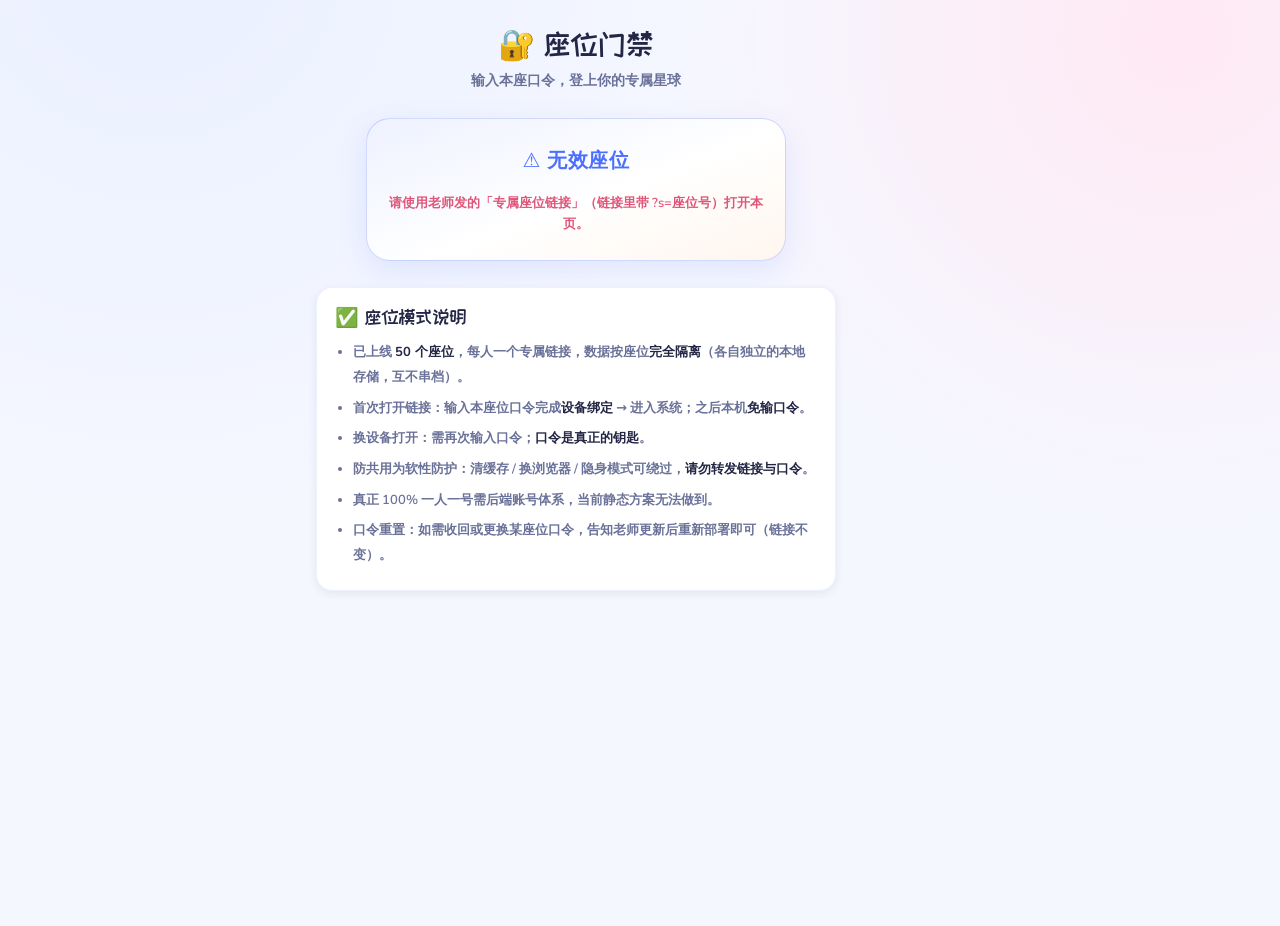
<file: knowledge-detail.html>
<!DOCTYPE html>
<html lang="zh-CN">
<head>
<meta charset="UTF-8">
<meta name="viewport" content="width=device-width,initial-scale=1,viewport-fit=cover">
<title>思维星球 · 知识详解</title>
<link rel="stylesheet" href="assets/styles.css">
<style>
  .d-hero{display:flex;gap:14px;align-items:center;background:linear-gradient(135deg,var(--brand-soft),#fff);border-radius:18px;padding:16px;margin-bottom:14px;}
  .d-emoji{width:64px;height:64px;border-radius:18px;background:#fff;display:flex;align-items:center;justify-content:center;font-size:38px;flex:0 0 64px;box-shadow:0 4px 14px rgba(76,111,255,.18);}
  .d-tit{font:800 22px var(--f-head);color:var(--text);line-height:1.25;}
  .d-sub{font:700 12.5px var(--f-body);color:var(--brand);margin-top:4px;}
  .d-chips{display:flex;gap:6px;flex-wrap:wrap;margin-top:6px;}
  .d-chip{font-size:11px;background:#fff;color:var(--text-soft);border:1px solid var(--line);border-radius:999px;padding:2px 10px;}
  .block{background:#fff;border-radius:16px;padding:16px;margin-bottom:14px;box-shadow:0 2px 10px rgba(30,39,69,.05);}
  .block-h{display:flex;align-items:center;gap:8px;font:800 16px var(--f-head);color:var(--text);margin-bottom:10px;}
  .block-h .ic{font-size:20px;}
  /* 故事 */
  .story{display:flex;gap:12px;align-items:flex-start;background:var(--brand-soft);border-radius:14px;padding:14px;}
  .story .big{font-size:34px;flex:0 0 44px;line-height:1;}
  .story p{margin:0;font-size:14.5px;line-height:1.7;color:var(--text);}
  /* 分步理解 卡片 */
  .step{display:flex;gap:10px;align-items:flex-start;background:var(--surface-2);border-radius:12px;padding:11px 12px;margin-bottom:8px;opacity:0;transform:translateY(10px);animation:pop .45s forwards;}
  .step .n{flex:0 0 26px;height:26px;border-radius:50%;background:var(--brand);color:#fff;font:800 13px var(--f-head);display:flex;align-items:center;justify-content:center;}
  .step .t{font-size:13.5px;line-height:1.6;color:var(--text);}
  @keyframes pop{to{opacity:1;transform:translateY(0);}}
  /* 跟我做 步进器 */
  .solve-box{background:#FFF7EC;border:1px dashed #F0C98A;border-radius:14px;padding:14px;min-height:64px;}
  .solve-step{display:flex;gap:10px;align-items:flex-start;margin-bottom:9px;opacity:0;transform:translateX(-8px);animation:slidein .4s forwards;}
  .solve-step .n{flex:0 0 24px;height:24px;border-radius:7px;background:#F0A23C;color:#fff;font:800 12px var(--f-head);display:flex;align-items:center;justify-content:center;}
  .solve-step .t{font-size:13.5px;line-height:1.6;color:#5b3d12;}
  @keyframes slidein{to{opacity:1;transform:translateX(0);}}
  .stepper-bar{display:flex;gap:10px;margin-top:12px;}
  .btn-step{font:800 14px var(--f-body);border:none;border-radius:12px;padding:11px 18px;cursor:pointer;transition:.15s;}
  .btn-next{background:var(--brand);color:#fff;flex:1;}
  .btn-next:active{transform:scale(.97);}
  .btn-redo{background:var(--surface-2);color:var(--text-soft);}
  .done{display:none;margin-top:12px;background:#E7F8EE;border-radius:12px;padding:12px;text-align:center;font:800 15px var(--f-body);color:#1E7A46;}
  /* 讲义 */
  .lec-row{font-size:13.5px;line-height:1.65;color:var(--text-soft);margin:0 0 9px;}
  .lec-row>b{color:var(--brand);font-weight:700;margin-right:4px;}
  .lec-chip{display:inline-block;background:var(--brand-soft);color:var(--brand);border-radius:7px;padding:2px 9px;font-size:12px;margin:2px 4px 2px 0;}
  .lec-ex{display:block;color:var(--text);margin:2px 0;}
  .lec-ans{display:block;color:#1E7A46;font-weight:600;margin:2px 0 0;}
  .lec-pit{background:#FFF4E8;border-radius:9px;padding:9px 11px;color:#9A4B12;font-size:13px;}
  .lec-src{font-size:12px;color:var(--text-soft);text-decoration:none;}
  .lec-src:hover{text-decoration:underline;}
  .nav-back{display:inline-flex;align-items:center;gap:6px;color:var(--text-soft);font:700 14px var(--f-body);text-decoration:none;}
  .empty{text-align:center;padding:40px 20px;color:var(--text-soft);}
</style>
</head>
<body>

<header class="app-header">
  <div class="container">
    <a class="row nav-back" href="framework.html">
      <svg viewBox="0 0 24 24" width="20" height="20" fill="none" stroke="currentColor" stroke-width="2.5" stroke-linecap="round" stroke-linejoin="round"><path d="M15 18l-6-6 6-6"/></svg>
      <span>返回知识地图</span>
    </a>
    <button class="btn-sound" id="soundBtn" title="开关音效" onclick="window.__toggleSound()">🔊</button>
    <div class="avatar">朵</div>
  </div>
</header>

<main class="container" id="app">
  <div class="empty" id="loading">🛸 正在召唤知识精灵……</div>
</main>

<nav class="tabbar">
  <a class="tab" href="planet.html"><svg viewBox="0 0 24 24" fill="none" stroke="currentColor" stroke-width="2" stroke-linecap="round" stroke-linejoin="round"><path d="M3 11l9-8 9 8M5 10v10h14V10"/></svg>星球</a>
  <a class="tab active" href="curriculum.html"><svg viewBox="0 0 24 24" fill="none" stroke="currentColor" stroke-width="2" stroke-linecap="round" stroke-linejoin="round"><path d="M4 5h16v14H4zM4 9h16M9 5v14"/></svg>课程</a>
  <a class="tab" href="exercise.html"><svg viewBox="0 0 24 24" fill="none" stroke="currentColor" stroke-width="2" stroke-linecap="round" stroke-linejoin="round"><rect x="3" y="8" width="18" height="10" rx="5"/><path d="M8 12h.01M12 12h.01M16 12h.01M7 8V6h10v2"/></svg>闯关</a>
  <a class="tab" href="dashboard.html"><svg viewBox="0 0 24 24" fill="none" stroke="currentColor" stroke-width="2" stroke-linecap="round" stroke-linejoin="round"><path d="M4 20V10M10 20V4M16 20v-7M22 20H2"/></svg>看板</a>
  <a class="tab" href="parent.html"><svg viewBox="0 0 24 24" fill="none" stroke="currentColor" stroke-width="2" stroke-linecap="round" stroke-linejoin="round"><path d="M12 21s-7-4.5-9-9a4.5 4.5 0 0 1 9-2 4.5 4.5 0 0 1 9 2c-2 4.5-9 9-9 9Z"/></svg>家长</a>
</nav>

<script src="assets/seats.js"></script>
<script src="assets/framework.js"></script>
<script src="assets/knowledge-courses.js"></script>
  <script src="assets/knowledge-kids.js"></script>
  <script src="assets/illus.js"></script>
  <script src="assets/questions.js"></script>
<script src="assets/play.js"></script>
<script>
(function(){
  const app = document.getElementById('app');
  function g(p){ return new URLSearchParams(location.search).get(p); }
  const m = g('m'), b = g('b'), l = g('l'), t = decodeURIComponent(g('t')||'');
  const KEYMAP = { L1:"L1 · 启蒙阶", L2:"L2 · 发展阶", L3:"L3 · 进阶阶" };
  const MODNAME = { number:"数感运算星球", logic:"逻辑推理星球", shape:"图形认知星球", space:"空间想象星球" };
  const MODCOLOR = { number:"var(--m-number)", logic:"var(--m-logic)", shape:"var(--m-shape)", space:"var(--m-space)" };

  if(!m || !b || !t || !MODULE_SPINE[m]){
    app.innerHTML = '<div class="empty">😅 没有找到这个知识点<br><a class="nav-back" href="framework.html">回到知识地图</a></div>';
    return;
  }
  const board = MODULE_SPINE[m].boards.find(function(x){ return x.id===b; }) || {name:b};
  const kc = getKnowledgeCourse(m,b,l,t);
  const kk = getKnowledgeKids(m,b,l,t);

  if(!kc){
    app.innerHTML = '<div class="empty">😅 这个知识点还没有内容哦<br><a class="nav-back" href="framework.html">回到知识地图</a></div>';
    return;
  }

  const mascot = '<svg class="mascot" viewBox="0 0 100 110" style="width:40px;height:40px;vertical-align:middle;"><line x1="50" y1="20" x2="50" y2="8" stroke="#4C6FFF" stroke-width="3"/><circle cx="50" cy="6" r="4" fill="#FF8A4C"/><circle cx="50" cy="48" r="30" fill="#fff" stroke="#4C6FFF" stroke-width="4"/><circle cx="50" cy="48" r="21" fill="#C9D6FF"/><circle cx="44" cy="44" r="5" fill="#fff"/><circle cx="56" cy="44" r="5" fill="#fff"/><circle cx="44" cy="44" r="2.4" fill="#232745"/><circle cx="56" cy="44" r="2.4" fill="#232745"/><path d="M42 58 Q50 64 58 58" stroke="#232745" stroke-width="3" fill="none" stroke-linecap="round"/></svg>';

  const kcChips = (kc.keypoints||[]).map(function(k){ return '<span class="lec-chip">'+k+'</span>'; }).join('');
  const storyHtml = kk ? (
    '<div class="block"><div class="block-h"><span class="ic">🧸</span>用孩子的方法讲给你听</div>'+
    '<div class="story"><div class="big">'+(kk.emoji||'💡')+'</div><p>'+kk.story+'</p></div>'+
    '<div id="stepsWrap" style="margin-top:12px;"></div>'+
    '<div class="stepper-bar"><button class="btn-step btn-next" id="stepBtn" onclick="window.__revealStep()">👉 一步一步理解</button></div>'+
    '</div>'
  ) : '';

  const solveHtml = kk && kk.solve && kk.solve.length ? (
    '<div class="block"><div class="block-h"><span class="ic">🎮</span>跟我做一做（例题分步解）</div>'+
    '<div class="solve-box" id="solveBox"></div>'+
    '<div class="stepper-bar"><button class="btn-step btn-next" id="solveBtn" onclick="window.__revealSolve()">▶ 下一步，慢慢算</button><button class="btn-step btn-redo" id="redoBtn" style="display:none" onclick="window.__resetSolve()">↺ 重来</button></div>'+
    '<div class="done" id="doneBox">🎉 你跟着做完啦，真棒！</div>'+
    '</div>'
  ) : '';

  const lecHtml = (
    '<div class="block"><div class="block-h"><span class="ic">📖</span>完整课程讲义</div>'+
    '<p class="lec-row"><b>学习目标</b>'+kc.objective+'</p>'+
    '<p class="lec-row"><b>学而思讲法</b>'+kc.method+'</p>'+
    '<p class="lec-row"><b>关键知识点</b><br>'+kcChips+'</p>'+
    '<p class="lec-row"><b>典型例题</b><span class="lec-ex">问：'+kc.example.q+'</span><span class="lec-ans">答：'+kc.example.a+'</span></p>'+
    '<p class="lec-row"><b>易错点</b><div class="lec-pit">'+kc.pitfall+'</div></p>'+
    '<p class="lec-row"><b>三阶进阶</b>'+kc.progression+'</p>'+
    '<p class="lec-row" style="margin-top:6px;font-size:12px;color:var(--text-soft);">📚 内容改编自学而思课程体系（仅供学习参考）</p>'+
    '</div>'
  );

  const illusHtml = (
    '<div class="block illus-block">'+
      '<div class="block-h"><span class="ic">🖼️</span>图示讲解（一张图看懂）</div>'+
      '<div class="illus-stage" id="illusStage"></div>'+
    '</div>'
  );

  /* —— 学会奖励 / 小测验 —— */
  const learned = TP.isLearned(m,b,l,t);
  const rewardHtml = (
    '<div class="block" style="background:linear-gradient(135deg,#FFF7EC,#fff);">'+
      '<div class="block-h"><span class="ic">🌟</span>学会了吗？</div>'+
      '<p class="t-sm" id="rewardTip" style="margin-bottom:10px;">点下面的星星，把这颗知识星球收进你的思维宇宙～</p>'+
      '<button class="btn btn-accent btn-block" id="learnBtn" onclick="window.__learnTopic()">'+(learned?'✅ 已学会（再点复习 +1 星）':'🌟 我学会啦！收下这颗星')+'</button>'+
    '</div>'
  );
  const quizHtml = (
    '<div class="block" id="quizBlock" style="display:none;">'+
      '<div class="block-h"><span class="ic">🤔</span>考考你（小测验）</div>'+
      '<div id="quizBody"></div>'+
    '</div>'
  );

  app.innerHTML =
    '<div class="d-hero">'+
      '<div class="d-emoji">'+(kk?kk.emoji:'💡')+'</div>'+
      '<div><div class="d-tit">'+(kc.title||t)+'</div>'+
      '<div class="d-sub">'+mascot+' '+MODNAME[m]+' · '+board.name+' · '+(KEYMAP[l]||l)+'</div>'+
      '<div class="d-chips"><span class="d-chip">'+t+'</span>'+(learned?'<span class="d-chip" style="background:#E4F9EA;color:#1FA64A;border-color:#bfe9cc;">✓ 已学会</span>':'')+'</div></div>'+
    '</div>'+
    storyHtml + solveHtml + lecHtml + illusHtml + rewardHtml + quizHtml;

  /* —— 图示讲解（静态插画引擎） —— */
  const illusStageEl = document.getElementById('illusStage');
  if (illusStageEl && typeof ConceptIllus !== 'undefined') {
    ConceptIllus.render(illusStageEl, m, b, l, t);
  }

  /* —— 分步理解 动画 —— */
  const steps = kk ? kk.steps : [];
  let stepIdx = 0;
  const stepsWrap = document.getElementById('stepsWrap');
  const stepBtn = document.getElementById('stepBtn');
  window.__revealStep = function(){
    if(stepIdx >= steps.length){ if(stepBtn) stepBtn.style.display='none'; return; }
    const d = document.createElement('div');
    d.className = 'step';
    d.innerHTML = '<div class="n">'+(stepIdx+1)+'</div><div class="t">'+steps[stepIdx]+'</div>';
    stepsWrap.appendChild(d);
    stepIdx++;
    if(stepBtn) stepBtn.textContent = (stepIdx>=steps.length) ? '✅ 我懂啦' : '👉 继续（'+(stepIdx+1)+'/'+steps.length+'）';
    if(stepIdx>=steps.length && stepBtn) stepBtn.style.display='none';
    stepsWrap.scrollIntoView({behavior:'smooth',block:'nearest'});
  };

  /* —— 跟我做 步进器 —— */
  const solve = kk ? kk.solve : [];
  let sIdx = 0;
  const solveBox = document.getElementById('solveBox');
  const solveBtn = document.getElementById('solveBtn');
  const redoBtn = document.getElementById('redoBtn');
  const doneBox = document.getElementById('doneBox');
  window.__revealSolve = function(){
    if(sIdx >= solve.length){ return; }
    const d = document.createElement('div');
    d.className = 'solve-step';
    d.innerHTML = '<div class="n">'+(sIdx+1)+'</div><div class="t">'+solve[sIdx]+'</div>';
    solveBox.appendChild(d);
    sIdx++;
    if(sIdx >= solve.length){
      if(solveBtn) solveBtn.style.display='none';
      if(redoBtn) redoBtn.style.display='inline-block';
      if(doneBox) doneBox.style.display='block';
    } else {
      if(solveBtn) solveBtn.textContent = '▶ 下一步（'+(sIdx+1)+'/'+solve.length+'）';
    }
    solveBox.scrollIntoView({behavior:'smooth',block:'nearest'});
  };
  window.__resetSolve = function(){
    sIdx = 0;
    if(solveBox) solveBox.innerHTML='';
    if(solveBtn){ solveBtn.style.display='inline-block'; solveBtn.textContent='▶ 下一步，慢慢算'; }
    if(redoBtn) redoBtn.style.display='none';
    if(doneBox) doneBox.style.display='none';
  };

  /* —— 学会奖励按钮 —— */
  window.__learnTopic = function(){
    const btn = document.getElementById('learnBtn');
    const tip = document.getElementById('rewardTip');
    const r = TP.learnTopic(m,b,l,t);
    if(r.first){
      TP.confetti(30); TP.sound('badge');
      TP.praise('🌟','点亮一颗知识星！');
      if(btn) btn.textContent='✅ 已学会（再点复习 +1 星）';
      if(tip) tip.textContent='太棒了！这颗星球已经被你收进宇宙啦 ✨';
      const chip = document.querySelector('.d-chips');
      if(chip && !document.getElementById('learnedChip')){
        const c=document.createElement('span');
        c.id='learnedChip'; c.className='d-chip';
        c.style.background='#E4F9EA'; c.style.color='#1FA64A'; c.style.borderColor='#bfe9cc';
        c.textContent='✓ 已学会'; chip.appendChild(c);
      }
      // 解锁成就时再夸一次
      if(r.badges && r.badges.length){
        setTimeout(function(){ TP.confetti(24); TP.praise(r.badges[0].emoji+' 新成就：'+r.badges[0].name+'！'); }, 900);
      }
    } else {
      TP.sound('star'); TP.praise('💡','复习一下也超棒！');
      if(btn){ btn.classList.add('star-pop'); setTimeout(function(){ btn.classList.remove('star-pop'); },500); }
    }
  };

  /* —— 考考你 小测验 —— */
  function renderQuiz(){
    const block = document.getElementById('quizBlock');
    const body  = document.getElementById('quizBody');
    if(!block || !body){ return; }
    const quiz = TP.findQuiz(m, l, t);
    if(!quiz){ block.style.display='none'; return; }
    block.style.display='block';
    let answered=false;
    const vis = quiz.visual ? quiz.visual.map(function(x){ return '<span style="font-size:30px">'+x+'</span>'; }).join(' ') : '';
    body.innerHTML =
      '<p class="t-body" style="font-size:15.5px;line-height:1.6;margin-bottom:10px;">'+quiz.question+'</p>'+
      (vis?'<div class="row center" style="gap:10px;margin-bottom:10px;">'+vis+'</div>':'')+
      '<div class="row wrap" id="qOpts" style="gap:10px;"></div>'+
      '<div class="quiz-fb" id="qFb"></div>'+
      '<a class="btn btn-ghost btn-block btn-sm" style="margin-top:12px;display:none;" id="qMore" href="exercise.html?module='+m+'&level='+l+'">去闯关练更多 →</a>';
    const optsBox = document.getElementById('qOpts');
    quiz.options.forEach(function(o,k){
      const b=document.createElement('button');
      b.className='quiz-opt'; b.style.flex='1 1 45%';
      b.innerHTML='<span class="qk">'+String.fromCharCode(65+k)+'</span><span>'+o+'</span>';
      b.onclick=function(){
        if(answered) return; answered=true; TP.sound('click');
        const all=[...optsBox.children];
        all.forEach(function(x){ x.classList.add('locked'); });
        const fb=document.getElementById('qFb');
        const more=document.getElementById('qMore');
        if(k===quiz.answer){
          b.classList.add('correct'); TP.sound('good'); TP.confetti(20);
          TP.recordSolved(1); TP.awardStars(1,'quiz');
          TP.praise('🎉','答对啦，又得一颗星！');
          if(fb){ fb.className='quiz-fb show'; fb.innerHTML='✅ <b style="color:#1FA64A">答对啦！</b> '+quiz.explanation; }
        } else {
          b.classList.add('wrong'); all[quiz.answer].classList.add('correct'); TP.sound('bad');
          TP.praise('💪','没关系，看解析再想想～');
          if(fb){ fb.className='quiz-fb show'; fb.innerHTML='❌ 正确答案：<b>'+String.fromCharCode(65+quiz.answer)+'</b>。'+quiz.explanation; }
        }
        if(more) more.style.display='flex';
      };
      optsBox.appendChild(b);
    });
  }
  renderQuiz();

  /* —— 音效开关同步 —— */
  function syncSound(){
    const b=document.getElementById('soundBtn'); if(!b) return;
    const on=TP.get().sound;
    b.textContent = on ? '🔊' : '🔇';
    b.classList.toggle('off', !on);
  }
  window.__toggleSound = function(){ TP.toggleSound(); syncSound(); };
  syncSound();

  /* —— 趣味氛围：星空 + 可点吉祥物 —— */
  TP.twinkle();
  TP.initMascot();
})();
</script>
</body>
</html>
</file>
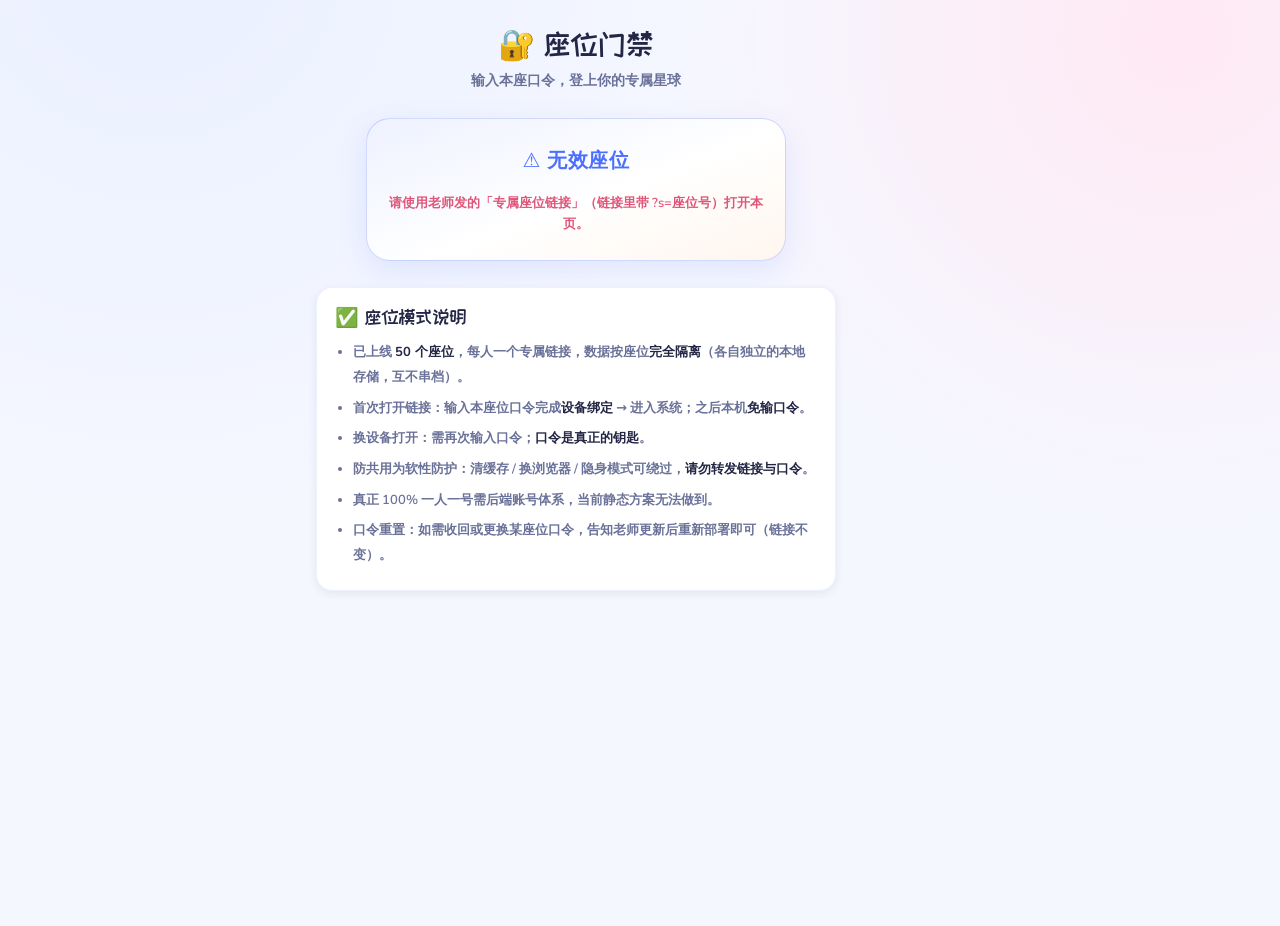
<file: parent.html>
<!DOCTYPE html>
<html lang="zh-CN">
<head>
<meta charset="UTF-8">
<meta name="viewport" content="width=device-width,initial-scale=1,viewport-fit=cover">
<title>思维星球 · 家长报告</title>
<link rel="stylesheet" href="assets/styles.css">
</head>
<body>

<header class="app-header">
  <div class="container">
    <div class="logo">
      <svg class="planet" viewBox="0 0 40 40"><circle cx="20" cy="20" r="11" fill="#4C6FFF"/><ellipse cx="20" cy="20" rx="19" ry="7" fill="none" stroke="#FF8A4C" stroke-width="3" transform="rotate(-20 20 20)"/></svg>
      思维星球
    </div>
    <span class="badge badge-ok">家长视角</span>
  </div>
</header>

<main class="container">

  <section class="section">
    <div class="t-h1">朵朵本周报告 📋</div>
    <p class="t-sm" style="margin-top:4px;">2026/08/07 – 08/13 · 进阶段 L2</p>
  </section>

  <!-- 本周概览 -->
  <section class="section grid-2">
    <div class="stat"><div class="v" style="color:var(--brand)">4.5<span style="font-size:14px">h</span></div><div class="l">本周学习时长</div></div>
    <div class="stat"><div class="v" style="color:var(--accent)">42</div><div class="l">本周新增星星</div></div>
    <div class="stat"><div class="v" style="color:var(--ok)">78%</div><div class="l">整体掌握度</div></div>
    <div class="stat"><div class="v">12</div><div class="l">连续打卡天</div></div>
  </section>

  <!-- 模块掌握 + 建议 -->
  <section class="section">
    <div class="t-h3" style="margin-bottom:4px;">各模块表现与建议</div>
    <p class="t-sm" style="margin-bottom:12px;">数据基于《题库总索引》600 题（每模块 150 题，L1/L2/L3 各 50）。</p>
    <div class="card" style="padding:16px;display:flex;flex-direction:column;gap:16px;">

      <div>
        <div class="row between"><span class="badge badge-logic">逻辑推理 · 150题</span><span class="t-sm">72% · 稳步提升</span></div>
        <div style="height:10px;background:var(--surface-2);border-radius:999px;margin-top:8px;overflow:hidden;"><div style="height:100%;width:72%;background:var(--m-logic);border-radius:999px;"></div></div>
        <p class="t-sm" style="margin-top:6px;">规律题正确率高，可尝试更高阶的「真假话」推理。</p>
      </div>

      <div>
        <div class="row between"><span class="badge badge-shape">图形认知 · 150题</span><span class="t-sm">55% · 良好</span></div>
        <div style="height:10px;background:var(--surface-2);border-radius:999px;margin-top:8px;overflow:hidden;"><div style="height:100%;width:55%;background:var(--m-shape);border-radius:999px;"></div></div>
        <p class="t-sm" style="margin-top:6px;">对称掌握不错，建议多练「图形分割组合」。</p>
      </div>

      <div>
        <div class="row between"><span class="badge badge-number">数感运算 · 150题</span><span class="t-sm">40% · 需关注</span></div>
        <div style="height:10px;background:var(--surface-2);border-radius:999px;margin-top:8px;overflow:hidden;"><div style="height:100%;width:40%;background:var(--m-number);border-radius:999px;"></div></div>
        <p class="t-sm" style="margin-top:6px;">进退位易错，建议每天 5 分钟「凑十法」小游戏巩固。</p>
      </div>

      <div>
        <div class="row between"><span class="badge badge-space">空间想象 · 150题</span><span class="t-sm">30% · 薄弱</span></div>
        <div style="height:10px;background:var(--surface-2);border-radius:999px;margin-top:8px;overflow:hidden;"><div style="height:100%;width:30%;background:var(--m-space);border-radius:999px;"></div></div>
        <p class="t-sm" style="margin-top:6px;">图形旋转是难点，可用积木实物辅助理解立体。</p>
      </div>

    </div>
  </section>

  <!-- 给家长的建议 -->
  <section class="section">
    <div class="card card-module m-number shadow-md" style="padding:18px;">
      <div class="t-h3" style="margin-bottom:8px;">💡 给爸爸妈妈的小建议</div>
      <ul class="t-body" style="padding-left:18px;line-height:1.9;">
        <li>本周数感运算偏弱，陪孩子玩「超市结账」生活数学 10 分钟。</li>
        <li>空间想象可用积木搭建立体，再对照 App 里的展开图。</li>
        <li>孩子连续打卡 12 天，记得用星星奖励墙给予具体表扬 🌟。</li>
      </ul>
    </div>
  </section>

  <!-- 学习足迹 -->
  <section class="section">
    <div class="t-h3" style="margin-bottom:12px;">学习足迹 📍</div>
    <div class="card"><div class="tl">
      <div class="tl-item"><div class="t-body">周一 · 逻辑推理 第 3 关通关 ⭐</div><div class="t-sm">规律推理准确率 90%</div></div>
      <div class="tl-item"><div class="t-body">周三 · 数感 凑十法练习</div><div class="t-sm">进退位仍需加强</div></div>
      <div class="tl-item"><div class="t-body">周六 · 图形认知 对称世界 ⭐</div><div class="t-sm">本周单次最长 55 分钟</div></div>
    </div></div>
  </section>

  <section class="section" style="padding-bottom:8px;">
    <button class="btn btn-primary btn-block" onclick="document.getElementById('shareModal').classList.remove('hidden')">📤 生成并分享本周报告</button>
  </section>

</main>

<!-- 分享弹窗 -->
<div class="modal-mask hidden" id="shareModal">
  <div class="modal">
    <div class="emoji">📲</div>
    <div class="t-h2">报告已生成！</div>
    <p class="t-body" style="margin:8px 0;">可分享给家人，或推送到微信/短信提醒自己周末陪练。</p>
    <div class="row" style="gap:10px;margin-top:16px;">
      <button class="btn btn-ghost" style="flex:1" onclick="closeShare()">稍后</button>
      <button class="btn btn-accent" style="flex:1" onclick="closeShare()">立即分享</button>
    </div>
  </div>
</div>

<nav class="tabbar">
  <a class="tab" href="planet.html"><svg viewBox="0 0 24 24" fill="none" stroke="currentColor" stroke-width="2" stroke-linecap="round" stroke-linejoin="round"><path d="M3 11l9-8 9 8M5 10v10h14V10"/></svg>星球</a>
  <a class="tab" href="curriculum.html"><svg viewBox="0 0 24 24" fill="none" stroke="currentColor" stroke-width="2" stroke-linecap="round" stroke-linejoin="round"><path d="M4 5h16v14H4zM4 9h16M9 5v14"/></svg>课程</a>
  <a class="tab" href="exercise.html"><svg viewBox="0 0 24 24" fill="none" stroke="currentColor" stroke-width="2" stroke-linecap="round" stroke-linejoin="round"><rect x="3" y="8" width="18" height="10" rx="5"/><path d="M8 12h.01M12 12h.01M16 12h.01M7 8V6h10v2"/></svg>闯关</a>
  <a class="tab" href="dashboard.html"><svg viewBox="0 0 24 24" fill="none" stroke="currentColor" stroke-width="2" stroke-linecap="round" stroke-linejoin="round"><path d="M4 20V10M10 20V4M16 20v-7M22 20H2"/></svg>看板</a>
  <a class="tab active" href="parent.html"><svg viewBox="0 0 24 24" fill="none" stroke="currentColor" stroke-width="2" stroke-linecap="round" stroke-linejoin="round"><path d="M12 21s-7-4.5-9-9a4.5 4.5 0 0 1 9-2 4.5 4.5 0 0 1 9 2c-2 4.5-9 9-9 9Z"/></svg>家长</a>
</nav>

<script src="assets/seats.js"></script>
<script>
function closeShare(){document.getElementById('shareModal').classList.add('hidden');}
</script>

</body>
</html>
</file>
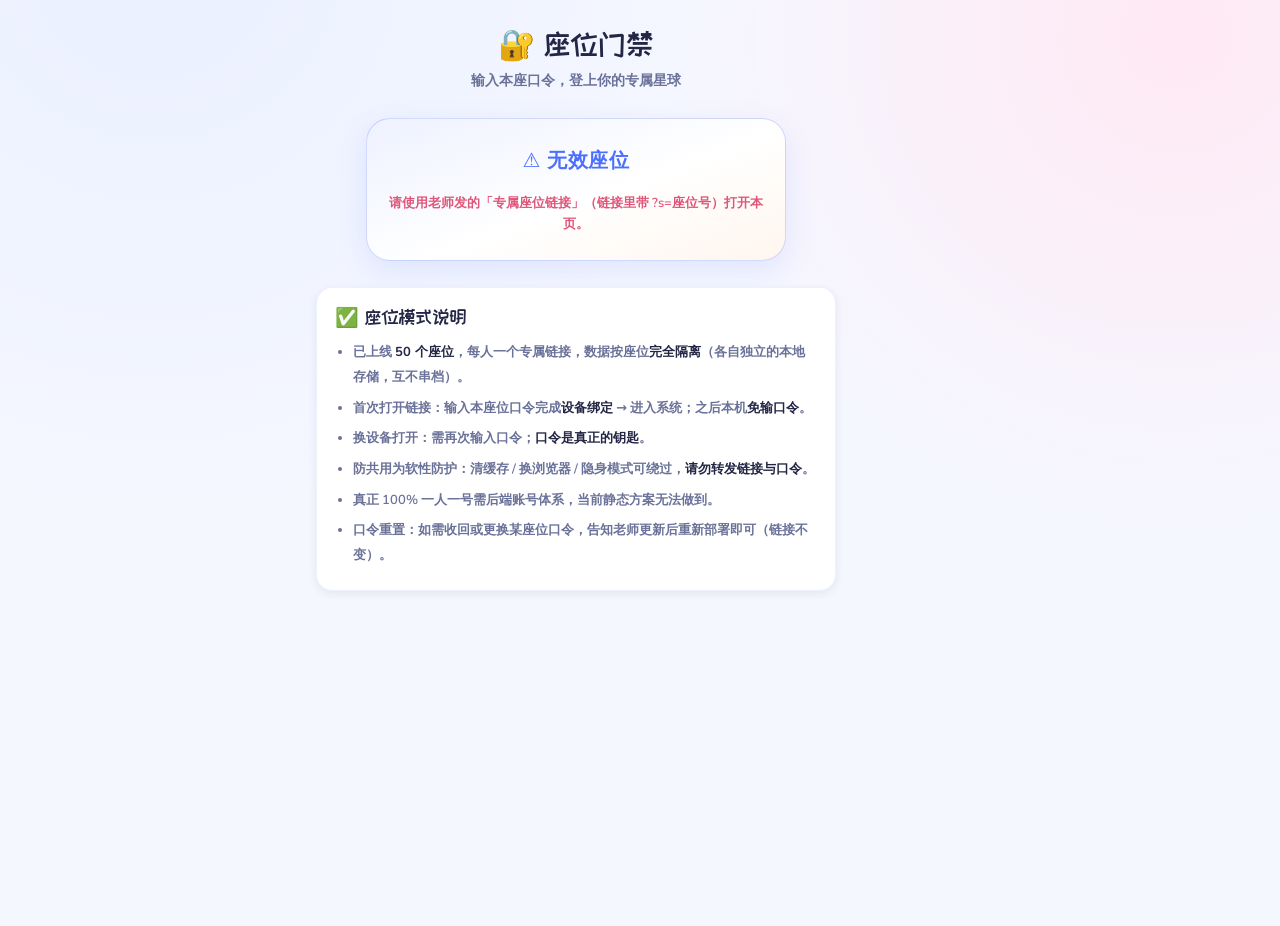
<file: planet.html>
<!DOCTYPE html>
<html lang="zh-CN">
<head>
<meta charset="UTF-8">
<meta name="viewport" content="width=device-width,initial-scale=1,viewport-fit=cover">
<title>思维星球 · 星球首页</title>
<link rel="stylesheet" href="assets/styles.css">
</head>
<body>

<header class="app-header">
  <div class="container">
    <div class="logo">
      <svg class="planet" viewBox="0 0 40 40"><circle cx="20" cy="20" r="11" fill="#4C6FFF"/><ellipse cx="20" cy="20" rx="19" ry="7" fill="none" stroke="#FF8A4C" stroke-width="3" transform="rotate(-20 20 20)"/></svg>
      思维星球
    </div>
    <button class="btn-sound" id="soundBtn" title="开关音效" onclick="tpToggleSound()">🔊</button>
    <div class="avatar">朵</div>
  </div>
</header>

<main class="container">

  <!-- Hero 吉祥物引导 -->
  <section class="section row" style="align-items:flex-end;gap:14px;">
    <svg class="mascot" viewBox="0 0 100 110">
      <line x1="50" y1="20" x2="50" y2="8" stroke="#4C6FFF" stroke-width="3"/>
      <circle cx="50" cy="6" r="4" fill="#FF8A4C"/>
      <circle cx="50" cy="48" r="30" fill="#fff" stroke="#4C6FFF" stroke-width="4"/>
      <circle cx="50" cy="48" r="21" fill="#C9D6FF"/>
      <circle cx="44" cy="44" r="5" fill="#fff"/><circle cx="56" cy="44" r="5" fill="#fff"/>
      <circle cx="44" cy="44" r="2.4" fill="#232745"/><circle cx="56" cy="44" r="2.4" fill="#232745"/>
      <path d="M42 58 Q50 64 58 58" stroke="#232745" stroke-width="3" fill="none" stroke-linecap="round"/>
      <circle cx="38" cy="56" r="4" fill="#FF9DB0" opacity=".7"/><circle cx="62" cy="56" r="4" fill="#FF9DB0" opacity=".7"/>
      <rect x="33" y="76" width="34" height="22" rx="11" fill="#4C6FFF"/>
      <rect x="40" y="82" width="20" height="9" rx="4" fill="#FFD27A"/>
    </svg>
    <div class="bubble" style="margin-bottom:8px;">嗨！我是小思 🚀<br>今天想去哪颗星球探险呀？</div>
  </section>

  <!-- 年龄分阶选择 -->
  <section class="section">
    <div class="t-h3" style="margin-bottom:12px;">先选选你的探险段位 👇</div>
    <div class="row wrap" id="stageRow">
      <button class="chip" data-stage="L1">6–8岁 · 启蒙</button>
      <button class="chip active" data-stage="L2">9–10岁 · 发展</button>
      <button class="chip" data-stage="L3">11–13岁 · 进阶</button>
    </div>
    <p class="t-sm" id="stageDesc" style="margin-top:10px;">发展段 · 9–10岁：开始逻辑推理与图形组合，题目更有挑战但依然好玩！</p>
  </section>

  <!-- 今日目标 -->
  <section class="section">
    <div class="card row between">
      <div>
        <div class="t-nano">今日星星目标</div>
        <div class="t-h2" style="margin-top:4px;">已收集 <span class="num" id="dayStars" style="color:var(--accent)">0</span> / <span id="dayGoal">5</span> ⭐</div>
        <div class="t-sm" style="margin-top:4px;" id="dayTip">今天还没收集星星，去学一个知识点吧！</div>
        <div class="t-sm" style="margin-top:4px;">🔥 连续打卡 <span class="num" id="streakN" style="color:var(--ok)">0</span> 天</div>
      </div>
      <div class="ring ring-lg" id="dayRing" style="--p:0;--c:var(--accent)"><span id="dayRingTxt">0%</span></div>
    </div>
  </section>

  <!-- 四模块入口 -->
  <section class="section">
    <div class="t-h3" style="margin-bottom:12px;">四颗思维星球 🪐</div>
    <div class="grid-2">
      <a href="curriculum.html" class="card card-module m-logic module-card">
        <div class="module-icon"><svg viewBox="0 0 24 24" fill="none" stroke="currentColor" stroke-width="2" stroke-linecap="round" stroke-linejoin="round"><path d="M9 18h6M10 22h4M12 2a7 7 0 0 0-4 12.7c.6.5 1 1.2 1 2V18h6v-1.3c0-.8.4-1.5 1-2A7 7 0 0 0 12 2Z"/></svg></div>
        <div class="t-h3">逻辑推理</div>
        <div class="row between" style="margin-top:8px;">
          <span class="t-sm">找规律 · 分类</span>
          <div class="ring" id="ringLogic" style="--p:72;--c:var(--m-logic);width:48px;height:48px;"><span style="font-size:12px">72</span></div>
        </div>
      </a>

      <a href="curriculum.html" class="card card-module m-shape module-card">
        <div class="module-icon"><svg viewBox="0 0 24 24" fill="none" stroke="currentColor" stroke-width="2" stroke-linecap="round" stroke-linejoin="round"><circle cx="8" cy="8" r="4"/><rect x="13" y="12" width="8" height="8" rx="2"/><path d="M3 18 7 14 11 18"/></svg></div>
        <div class="t-h3">图形认知</div>
        <div class="row between" style="margin-top:8px;">
          <span class="t-sm">形状 · 对称</span>
          <div class="ring" id="ringShape" style="--p:55;--c:var(--m-shape);width:48px;height:48px;"><span style="font-size:12px">55</span></div>
        </div>
      </a>

      <a href="curriculum.html" class="card card-module m-number module-card">
        <div class="module-icon"><svg viewBox="0 0 24 24" fill="none" stroke="currentColor" stroke-width="2" stroke-linecap="round" stroke-linejoin="round"><rect x="4" y="3" width="16" height="18" rx="3"/><path d="M8 7h8M8 11h2M12 11h4M8 15h2M12 15h4M8 19h2M12 19h4"/></svg></div>
        <div class="t-h3">数感运算</div>
        <div class="row between" style="margin-top:8px;">
          <span class="t-sm">加减 · 巧算</span>
          <div class="ring" id="ringNumber" style="--p:40;--c:var(--m-number);width:48px;height:48px;"><span style="font-size:12px">40</span></div>
        </div>
      </a>

      <a href="curriculum.html" class="card card-module m-space module-card">
        <div class="module-icon"><svg viewBox="0 0 24 24" fill="none" stroke="currentColor" stroke-width="2" stroke-linecap="round" stroke-linejoin="round"><path d="M12 2 3 7v10l9 5 9-5V7Z"/><path d="M3 7l9 5 9-5M12 12v10"/></svg></div>
        <div class="t-h3">空间想象</div>
        <div class="row between" style="margin-top:8px;">
          <span class="t-sm">方位 · 立体</span>
          <div class="ring" id="ringSpace" style="--p:30;--c:var(--m-space);width:48px;height:48px;"><span style="font-size:12px">30</span></div>
        </div>
      </a>
    </div>
  </section>

  <section class="section">
    <a href="exercise.html" class="btn btn-primary btn-block">▶ 继续闯关（逻辑推理 · 第 3 关）</a>
  </section>

  <section class="section">
    <a href="index.html" class="btn btn-accent btn-block">💡 支持与说明</a>
  </section>

</main>

<!-- 底部 Tab -->
<nav class="tabbar">
  <a class="tab active" href="planet.html"><svg viewBox="0 0 24 24" fill="none" stroke="currentColor" stroke-width="2" stroke-linecap="round" stroke-linejoin="round"><path d="M3 11l9-8 9 8M5 10v10h14V10"/></svg>星球</a>
  <a class="tab" href="curriculum.html"><svg viewBox="0 0 24 24" fill="none" stroke="currentColor" stroke-width="2" stroke-linecap="round" stroke-linejoin="round"><path d="M4 5h16v14H4zM4 9h16M9 5v14"/></svg>课程</a>
  <a class="tab" href="exercise.html"><svg viewBox="0 0 24 24" fill="none" stroke="currentColor" stroke-width="2" stroke-linecap="round" stroke-linejoin="round"><rect x="3" y="8" width="18" height="10" rx="5"/><path d="M8 12h.01M12 12h.01M16 12h.01M7 8V6h10v2"/></svg>闯关</a>
  <a class="tab" href="dashboard.html"><svg viewBox="0 0 24 24" fill="none" stroke="currentColor" stroke-width="2" stroke-linecap="round" stroke-linejoin="round"><path d="M4 20V10M10 20V4M16 20v-7M22 20H2"/></svg>看板</a>
  <a class="tab" href="parent.html"><svg viewBox="0 0 24 24" fill="none" stroke="currentColor" stroke-width="2" stroke-linecap="round" stroke-linejoin="round"><path d="M12 21s-7-4.5-9-9a4.5 4.5 0 0 1 9-2 4.5 4.5 0 0 1 9 2c-2 4.5-9 9-9 9Z"/></svg>家长</a>
</nav>

<script src="assets/seats.js"></script>
<script src="assets/framework.js"></script>
<script src="assets/play.js"></script>
<script>
const descs={
 L1:"启蒙段 · 6–8岁：认识形状与数字，用游戏建立最基础的思维直觉。",
 L2:"发展段 · 9–10岁：开始逻辑推理与图形组合，题目更有挑战但依然好玩！",
 L3:"进阶段 · 11–13岁：复杂规律、多步运算与空间旋转，锻炼系统性思考。"
};
document.querySelectorAll('#stageRow .chip').forEach(c=>{
 c.addEventListener('click',()=>{
   document.querySelectorAll('#stageRow .chip').forEach(x=>x.classList.remove('active'));
   c.classList.add('active');
   document.getElementById('stageDesc').textContent=descs[c.dataset.stage];
 });
});

/* —— 趣味性：实时数据 + 氛围 —— */
(function(){
  const P=TP.get(), goal=TP.GOAL, ds=TP.todayStars();
  document.getElementById('dayGoal').textContent=goal;
  document.getElementById('dayStars').textContent=ds;
  document.getElementById('streakN').textContent=P.streak.count;
  const pct=Math.min(100,Math.round(ds/goal*100));
  const ring=document.getElementById('dayRing');
  ring.style.setProperty('--p',pct);
  document.getElementById('dayRingTxt').textContent=pct+'%';
  document.getElementById('dayTip').textContent = pct>=100
    ? '今日目标达成！你就是星球小英雄 🦸'
    : ('还差 '+(goal-ds)+' 颗星，就能点亮今日星球啦～');
  // 各模块已学会占比（有 framework.js 时实时计算）
  const mods={logic:0,shape:0,number:0,space:0}, tot={logic:0,shape:0,number:0,space:0};
  Object.values(P.learned).forEach(x=>{ if(x&&x.m&&mods[x.m]!==undefined) mods[x.m]++; });
  if(typeof MODULE_SPINE!=='undefined'&&MODULE_SPINE){
    Object.keys(tot).forEach(k=>{ MODULE_SPINE[k].boards.forEach(b=>{['L1','L2','L3'].forEach(l=>{tot[k]+=(b.tiers[l]||[]).length;});}); });
  }
  [['ringLogic','logic'],['ringShape','shape'],['ringNumber','number'],['ringSpace','space']].forEach(([id,mod])=>{
    const el=document.getElementById(id); if(!el) return;
    const p=tot[mod]?Math.round(mods[mod]/tot[mod]*100):0;
    el.style.setProperty('--p',p); el.querySelector('span').textContent=p;
  });
})();
TP.twinkle(); TP.initMascot();
function tpToggleSound(){ TP.toggleSound(); const b=document.getElementById('soundBtn'); if(!b) return; const on=TP.get().sound; b.textContent=on?'🔊':'🔇'; b.classList.toggle('off',!on); }
tpToggleSound();
</script>
</body>
</html>
</file>
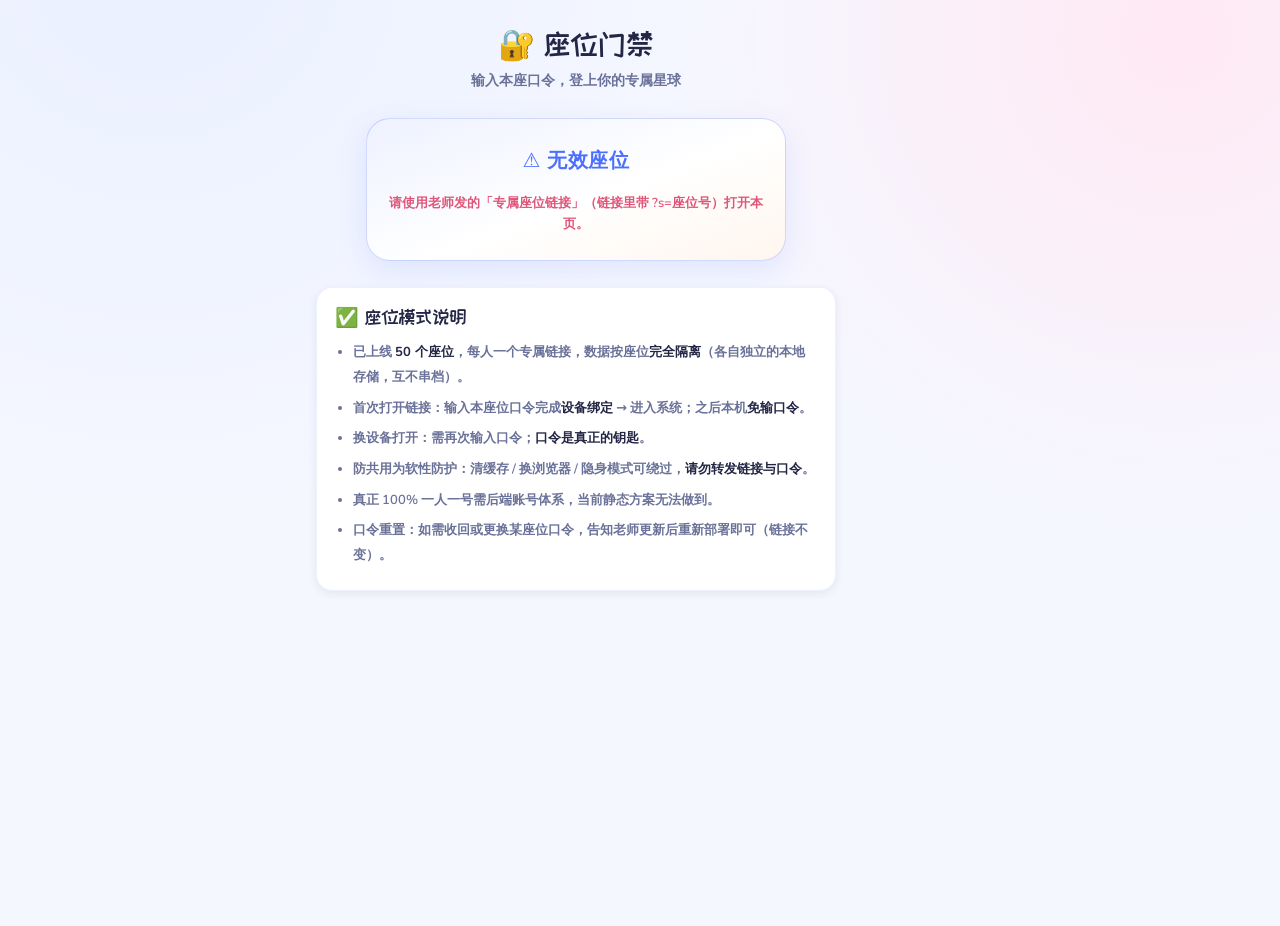
<file: seat.html>
<!DOCTYPE html>
<html lang="zh-CN">
<head>
<meta charset="UTF-8">
<meta name="viewport" content="width=device-width,initial-scale=1,viewport-fit=cover">
<title>座位门禁 · 思维星球</title>
<link rel="stylesheet" href="assets/styles.css">
</head>
<body>

<header class="app-header">
  <div class="container">
    <div class="logo">
      <svg class="planet" viewBox="0 0 40 40"><circle cx="20" cy="20" r="11" fill="#4C6FFF"/><ellipse cx="20" cy="20" rx="19" ry="7" fill="none" stroke="#FF8A4C" stroke-width="3" transform="rotate(-20 20 20)"/></svg>
      思维星球
    </div>
    <div class="avatar">朵</div>
  </div>
</header>

<main class="container">

  <section class="section center">
    <div class="t-h1">🔐 座位门禁</div>
    <p class="t-sm" style="margin-top:6px;">输入本座口令，登上你的专属星球</p>
  </section>

  <!-- 门禁卡 -->
  <section class="section">
    <div class="card gate-card">
      <div class="gate-seat" id="gateSeat">座位 —</div>
      <input class="gate-input" id="gatePass" type="password" inputmode="text" maxlength="8" placeholder="输入 4 位口令" autocomplete="off"/>
      <button class="btn btn-primary btn-block" id="gateBtn" onclick="gateSubmit()">🚀 进入星球</button>
      <div class="gate-err" id="gateErr"></div>
    </div>
  </section>

  <!-- 座位说明 -->
  <section class="section">
    <div class="card gate-note">
      <div class="t-h3" style="margin-bottom:10px;">✅ 座位模式说明</div>
      <ul class="gate-list">
        <li>已上线 <b>50 个座位</b>，每人一个专属链接，数据按座位<b>完全隔离</b>（各自独立的本地存储，互不串档）。</li>
        <li>首次打开链接：输入本座位口令完成<b>设备绑定</b> → 进入系统；之后本机<b>免输口令</b>。</li>
        <li>换设备打开：需再次输入口令；<b>口令是真正的钥匙</b>。</li>
        <li>防共用为软性防护：清缓存 / 换浏览器 / 隐身模式可绕过，<b>请勿转发链接与口令</b>。</li>
        <li>真正 100% 一人一号需后端账号体系，当前静态方案无法做到。</li>
        <li>口令重置：如需收回或更换某座位口令，告知老师更新后重新部署即可（链接不变）。</li>
      </ul>
    </div>
  </section>

</main>

<script src="assets/seats.js"></script>
<script>
(function () {
  var q = new URLSearchParams(location.search);
  var s = (q.get('s') || '').trim();
  var seatEl = document.getElementById('gateSeat');
  var errEl = document.getElementById('gateErr');
  var passEl = document.getElementById('gatePass');
  var btnEl = document.getElementById('gateBtn');

  if (!s || !SEAT.SEATS[s]) {
    seatEl.textContent = '⚠️ 无效座位';
    errEl.textContent = '请使用老师发的「专属座位链接」（链接里带 ?s=座位号）打开本页。';
    passEl.style.display = 'none';
    btnEl.style.display = 'none';
    return;
  }

  seatEl.textContent = '座位 ' + s + ' 号';
  if (typeof passEl.focus === 'function') passEl.focus();

  /* 本机已绑定该座位 → 自动进入（免输口令） */
  if (SEAT.isBound(s)) {
    seatEl.textContent = '座位 ' + s + ' 号 · 已绑定';
    errEl.textContent = '本机已绑定，正在进入星球…';
    SEAT.bind(s);
    setTimeout(function () { location.href = 'index.html'; }, 600);
    return;
  }

  window.gateSubmit = function () {
    var p = passEl.value;
    if (!p) { errEl.textContent = '请输入座位口令。'; return; }
    if (SEAT.check(s, p)) {
      SEAT.bind(s);
      errEl.textContent = '';
      seatEl.textContent = '座位 ' + s + ' 号 · 绑定成功 🎉';
      setTimeout(function () { location.href = 'index.html'; }, 500);
    } else {
      errEl.textContent = '口令不对，请核对座位卡上的口令。';
      passEl.value = '';
      passEl.focus();
    }
  };
  passEl.addEventListener('keydown', function (e) { if (e.key === 'Enter') gateSubmit(); });
})();
</script>
</body>
</html>
</file>
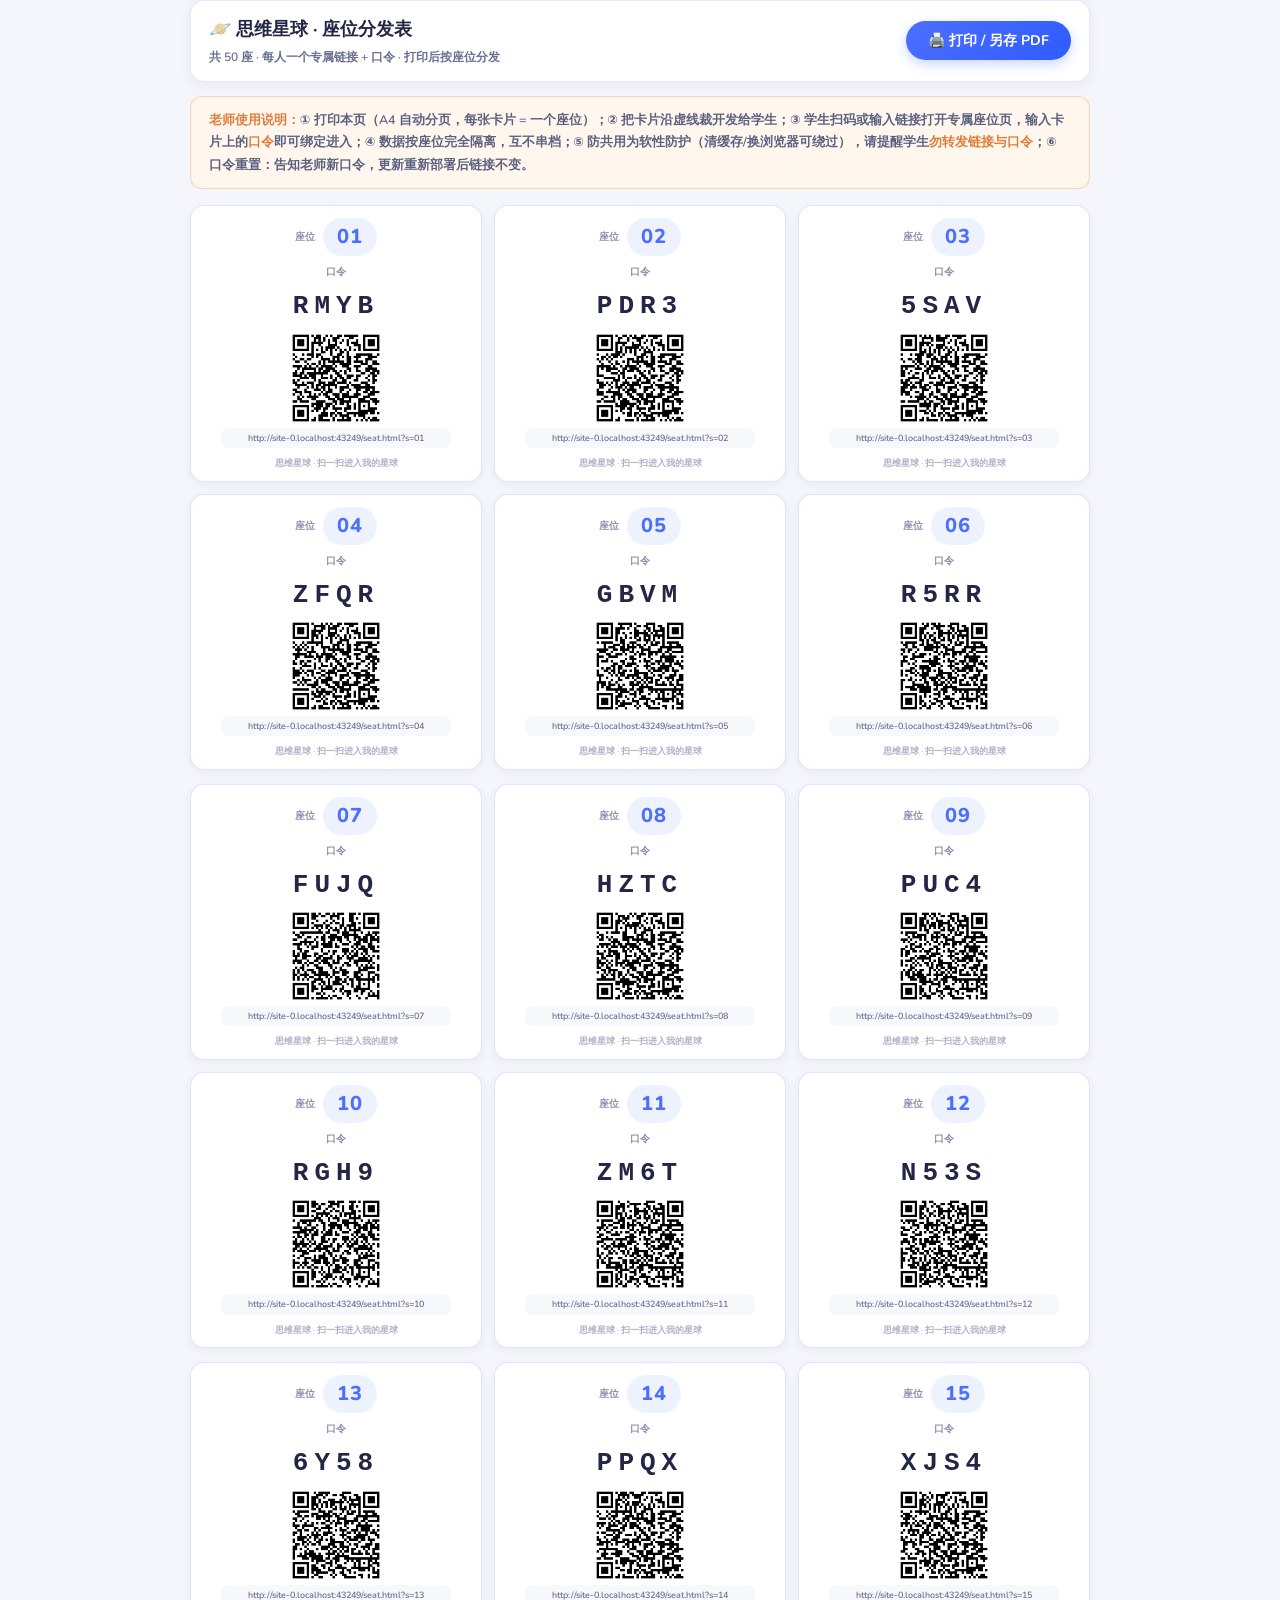
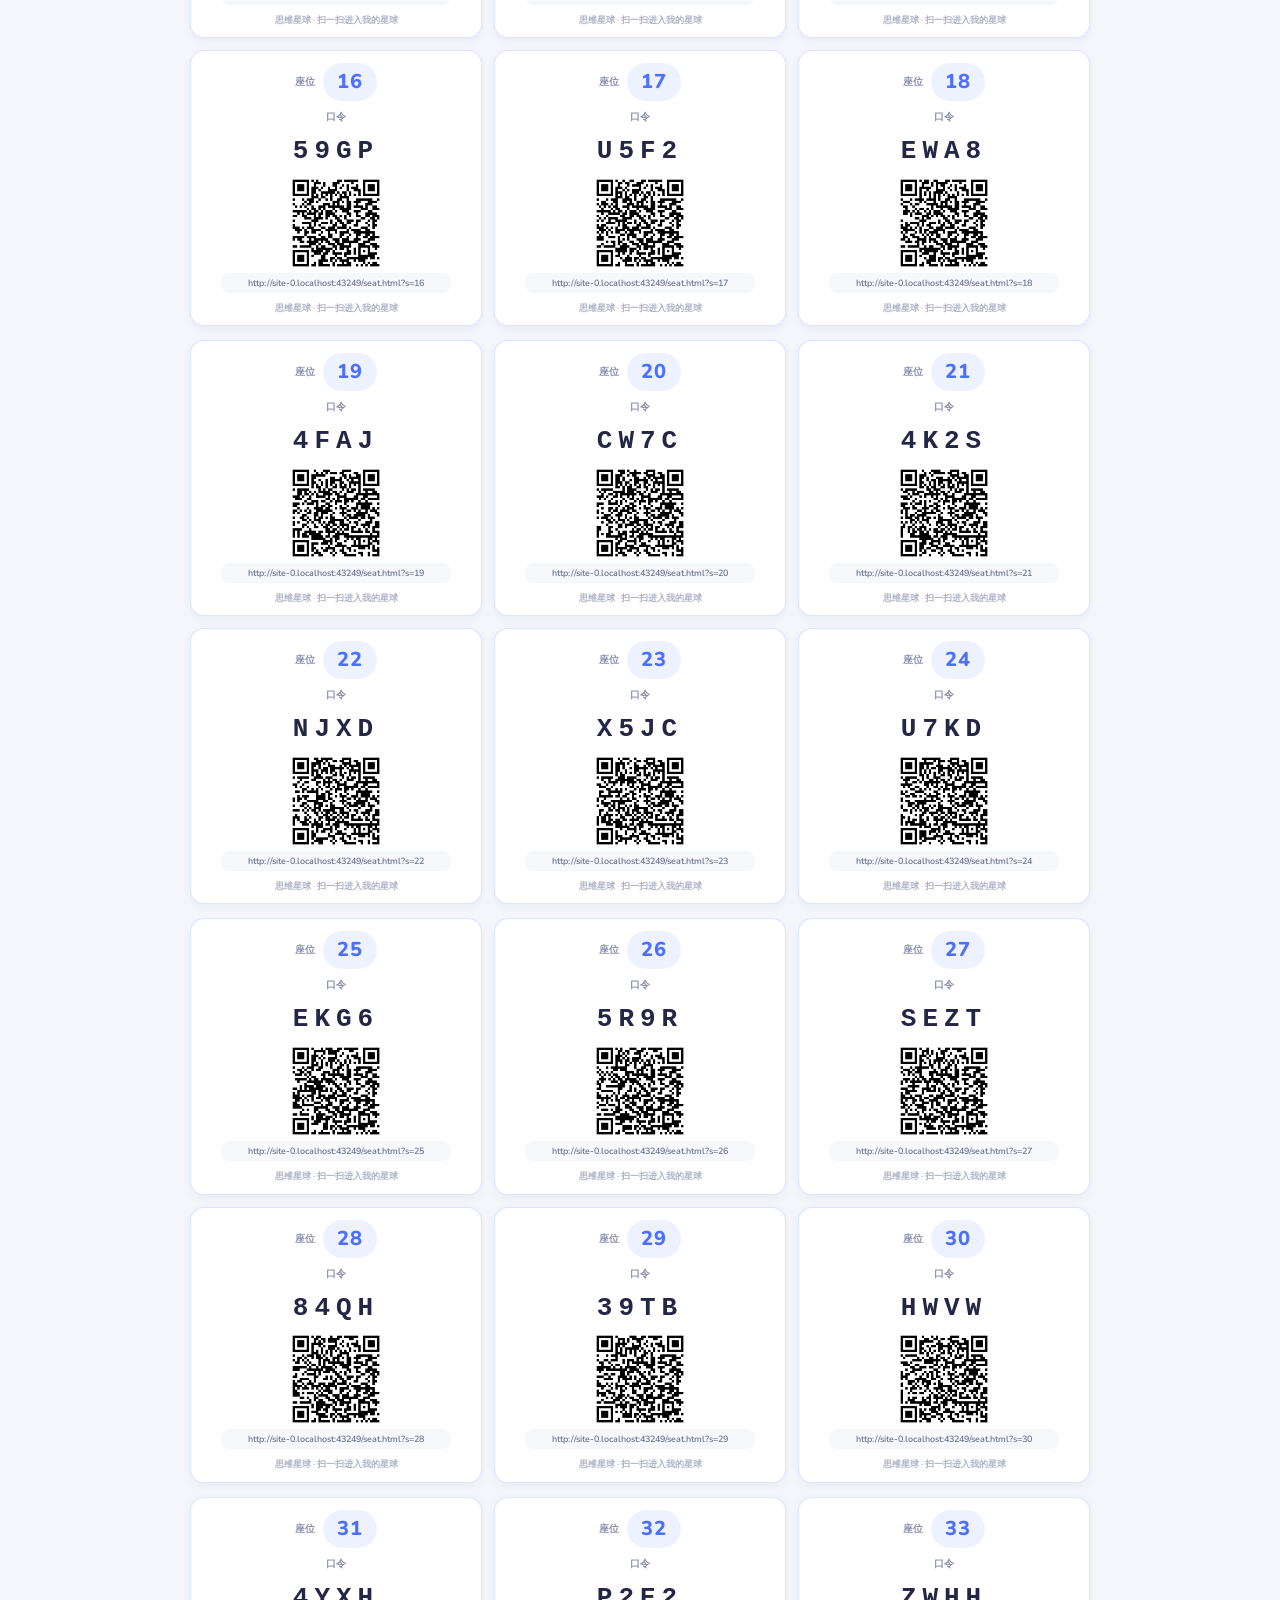
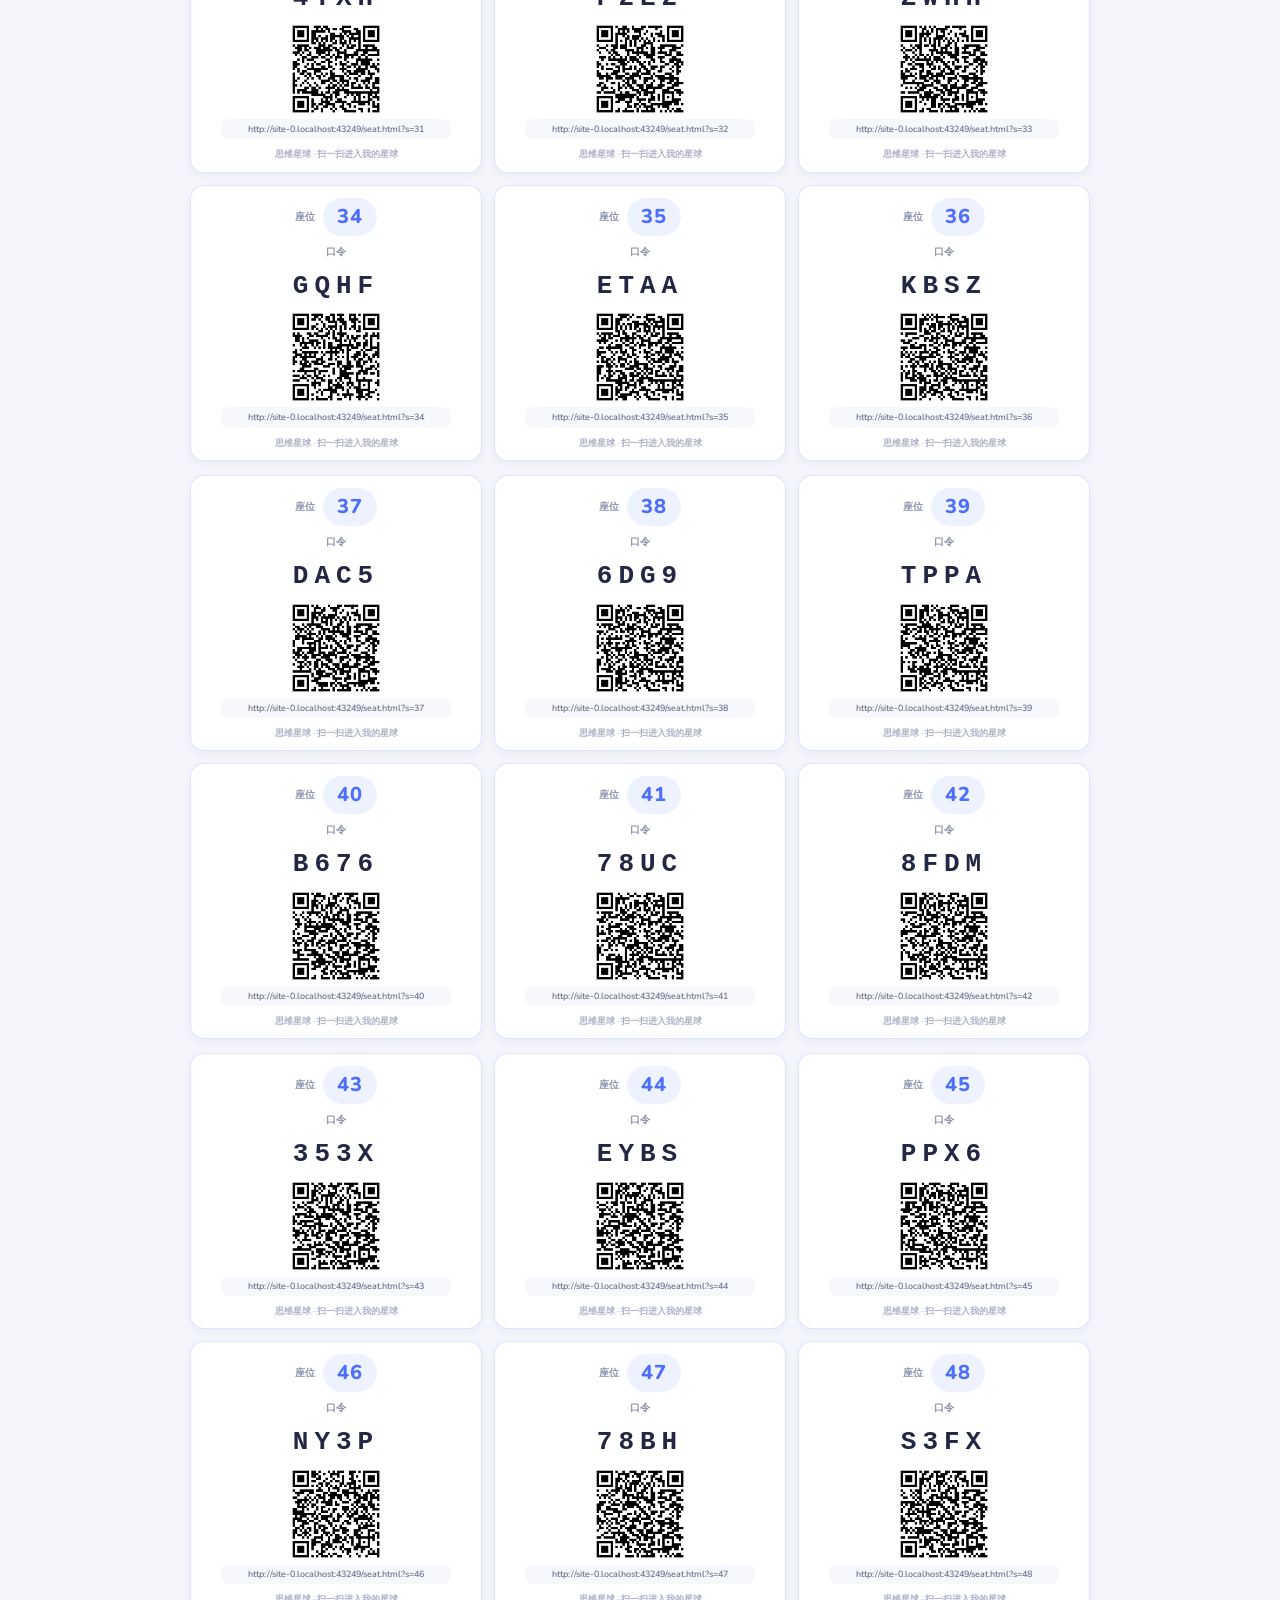
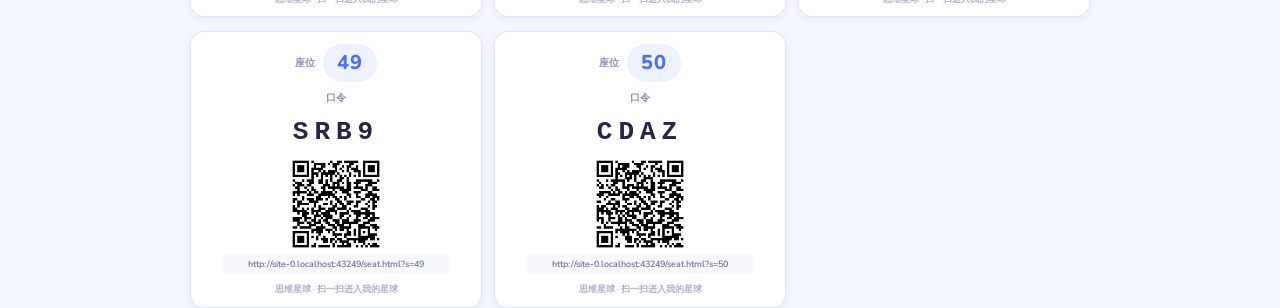
<file: seats-print.html>
<!DOCTYPE html>
<html lang="zh-CN">
<head>
<meta charset="UTF-8">
<meta name="viewport" content="width=device-width,initial-scale=1">
<title>思维星球 · 座位分发表（打印版）</title>
<link rel="stylesheet" href="assets/styles.css">
<style>
  /* ============ 分发表专用（屏幕 + 打印） ============ */
  body{background:#F4F6FB;color:#232745;}
  .print-bar{
    max-width:900px;margin:0 auto 14px;padding:14px 18px;display:flex;
    align-items:center;justify-content:space-between;gap:12px;flex-wrap:wrap;
    background:#fff;border:1px solid rgba(76,111,255,.15);border-radius:14px;
    box-shadow:0 4px 14px rgba(35,39,69,.06);
  }
  .print-bar h1{font-size:18px;margin:0;}
  .print-bar .sub{font-size:12px;color:#6A7090;margin-top:4px;}
  .print-btn{
    background:linear-gradient(135deg,#4C6FFF,#2F5BFF);color:#fff;border:none;
    padding:10px 22px;border-radius:999px;font-size:14px;font-weight:700;cursor:pointer;
    box-shadow:0 4px 12px rgba(76,111,255,.3);
  }
  .print-btn:hover{opacity:.92;}
  .sheet-note{
    max-width:900px;margin:0 auto 16px;padding:12px 18px;font-size:12.5px;line-height:1.8;
    color:#5A6080;background:#FFF7ED;border:1px solid rgba(255,138,76,.35);border-radius:12px;
  }
  .sheet-note b{color:#E07B39;}
  .seat-grid{max-width:900px;margin:0 auto;}
  .print-page{
    display:grid;grid-template-columns:repeat(3,1fr);gap:12px;
    margin-bottom:14px;
  }
  .seat-card{
    background:#fff;border-radius:14px;padding:12px 10px 10px;text-align:center;
    border:1px solid rgba(76,111,255,.18);
    box-shadow:0 3px 10px rgba(35,39,69,.05);
    display:flex;flex-direction:column;align-items:center;gap:6px;
  }
  .seat-card-top{display:flex;align-items:center;justify-content:center;gap:8px;width:100%;}
  .seat-no{
    font-size:20px;font-weight:800;color:#4C6FFF;background:#EEF2FF;
    padding:3px 14px;border-radius:999px;letter-spacing:1px;
  }
  .seat-tag{font-size:10px;color:#8A90AC;font-weight:600;}
  .seat-pass{
    font-size:26px;font-weight:800;letter-spacing:6px;color:#232745;
    font-family:Consolas,Menlo,monospace;
  }
  .seat-pass-label{font-size:10px;color:#8A90AC;margin-top:2px;}
  .seat-qr img{width:88px;height:88px;display:block;margin:0 auto;}
  .seat-url{
    font-size:9px;color:#6A7090;word-break:break-all;line-height:1.35;max-width:230px;
    background:#F7F8FC;border-radius:8px;padding:4px 6px;width:100%;
  }
  .seat-foot{font-size:9px;color:#AEB2C8;margin-top:2px;}
  .print-only-tip{display:none;}

  @media print {
    body{background:#fff;}
    .no-print{display:none !important;}
    .print-bar,.sheet-note{margin:0 0 10px;}
    .print-bar{box-shadow:none;border:none;padding:0;}
    .print-bar h1{font-size:16px;}
    .print-bar .sub{font-size:11px;}
    .sheet-note{font-size:11px;padding:8px 12px;}
    .seat-grid{max-width:100%;}
    .print-page{break-after:page;page-break-after:always;}
    .print-page:last-child{break-after:auto;page-break-after:auto;}
    .seat-card{
      page-break-inside:avoid;break-inside:avoid;
      border-radius:10px;padding:8px 6px 6px;box-shadow:none;
      border:1px solid #D8DCF0;
    }
    .seat-no{font-size:16px;padding:2px 10px;}
    .seat-pass{font-size:20px;letter-spacing:4px;}
    .seat-qr img{width:70px;height:70px;}
    .seat-url{font-size:8px;}
    .seat-foot{font-size:8px;}
  }
  @page{size:A4;margin:8mm;}
</style>
</head>
<body>

  <div class="print-bar no-print">
    <div>
      <h1>🪐 思维星球 · 座位分发表</h1>
      <div class="sub">共 50 座 · 每人一个专属链接 + 口令 · 打印后按座位分发</div>
    </div>
    <button class="print-btn" onclick="window.print()">🖨️ 打印 / 另存 PDF</button>
  </div>

  <div class="sheet-note no-print">
    <b>老师使用说明：</b>① 打印本页（A4 自动分页，每张卡片 = 一个座位）；② 把卡片沿虚线裁开发给学生；③ 学生扫码或输入链接打开专属座位页，输入卡片上的<b>口令</b>即可绑定进入；④ 数据按座位完全隔离，互不串档；⑤ 防共用为软性防护（清缓存/换浏览器可绕过），请提醒学生<b>勿转发链接与口令</b>；⑥ 口令重置：告知老师新口令，更新重新部署后链接不变。
  </div>

  <div class="seat-grid" id="seatGrid"></div>

  <div class="print-only-tip">思维星球 · 座位分发表 · 共 50 座 · 生成于 <span id="printDate"></span></div>

  <script src="assets/seats.js"></script>
  <script>
    (function () {
      if (!window.SEAT_SEATS) { return; }
      var grid = document.getElementById('seatGrid');
      var base = location.origin + location.pathname.replace(/[^/]*$/, '');
      var page = null, n = 0;

      Object.keys(SEAT_SEATS).sort().forEach(function (s) {
        /* 每 6 张卡一组 → 一个打印页（显式分页，不依赖浏览器自动分页） */
        if (n % 6 === 0) {
          page = document.createElement('div');
          page.className = 'print-page';
          grid.appendChild(page);
        }
        n++;
        var url = base + 'seat.html?s=' + s;
        var pass = SEAT_SEATS[s];

        var card = document.createElement('div');
        card.className = 'seat-card';

        var top = document.createElement('div');
        top.className = 'seat-card-top';
        top.innerHTML = '<span class="seat-tag">座位</span><span class="seat-no">' + s + '</span>';
        card.appendChild(top);

        var pLab = document.createElement('div');
        pLab.className = 'seat-pass-label'; pLab.textContent = '口令';
        card.appendChild(pLab);

        var passEl = document.createElement('div');
        passEl.className = 'seat-pass'; passEl.textContent = pass;
        card.appendChild(passEl);

        var qr = document.createElement('div');
        qr.className = 'seat-qr';
        var img = document.createElement('img');
        img.src = 'assets/qr/seat_' + s + '.gif';
        img.alt = '座位 ' + s + ' 二维码';
        qr.appendChild(img);
        card.appendChild(qr);

        var urlEl = document.createElement('div');
        urlEl.className = 'seat-url'; urlEl.textContent = url;
        card.appendChild(urlEl);

        var foot = document.createElement('div');
        foot.className = 'seat-foot'; foot.textContent = '思维星球 · 扫一扫进入我的星球';
        card.appendChild(foot);

        page.appendChild(card);
      });

      document.getElementById('printDate').textContent = new Date().toLocaleDateString('zh-CN');
    })();
  </script>
</body>
</html>
</file>
<file: assets/styles.css>
@import url('https://fonts.googleapis.com/css2?family=ZCOOL+KuaiLe&family=Nunito:wght@400;600;700;800&family=Baloo+2:wght@600;700;800&display=swap');

:root{
  /* Primary */
  --brand:#4C6FFF; --brand-dark:#3A56D4; --brand-soft:#E8EDFF;
  /* Accent */
  --accent:#FF8A4C; --accent-soft:#FFEDE0;
  /* Module colors */
  --m-logic:#9B6DFF; --m-shape:#2FD0A6; --m-number:#FF9F43; --m-space:#FF6BAE;
  /* Neutrals */
  --bg:#F5F7FF; --surface:#FFFFFF; --surface-2:#F0F3FE;
  --text:#232745; --text-soft:#6B7299; --text-mute:#A6ABD0; --border:#E6E9F5; --divider:#EEF1FB;
  /* Semantic */
  --ok:#34C759; --warn:#FFB020; --err:#FF5C5C; --info:#4C6FFF;
  /* Shadow colors */
  --sh-brand:rgba(76,111,255,.18); --sh-ok:rgba(47,208,166,.20); --sh-accent:rgba(255,138,76,.20);
  /* Shadows */
  --shadow-xs:0 1px 3px rgba(35,39,69,.08);
  --shadow-sm:0 3px 8px rgba(35,39,69,.08);
  --shadow-md:0 6px 18px rgba(35,39,69,.10);
  --shadow-lg:0 12px 30px rgba(35,39,69,.14);
  --shadow-xl:0 20px 50px rgba(35,39,69,.22);
  --shadow-pop:0 8px 20px var(--sh-brand);
  --shadow-ok:0 8px 20px var(--sh-ok);
  --shadow-acc:0 8px 20px var(--sh-accent);
  /* font */
  --f-display:"ZCOOL KuaiLe","Baloo 2","PingFang SC","Microsoft YaHei",sans-serif;
  --f-body:"Nunito","PingFang SC","Microsoft YaHei",system-ui,sans-serif;
  --f-num:"Baloo 2","Nunito",sans-serif;
  /* layout */
  --container:480px;
}

*{box-sizing:border-box;margin:0;padding:0;-webkit-tap-highlight-color:transparent;}
html,body{height:100%;}
body{
  font-family:var(--f-body); color:var(--text); background:var(--bg);
  line-height:1.6; font-weight:600; font-size:16px;
  background-image:radial-gradient(circle at 12% -5%, #EAF0FF 0, transparent 38%),
                   radial-gradient(circle at 92% 4%, #FFE9F4 0, transparent 34%);
  background-attachment:fixed;
  padding-bottom:96px; /* room for tabbar */
  overflow-x:hidden;
}
img{max-width:100%;display:block;}
a{color:inherit;text-decoration:none;}
button{font-family:inherit;}

/* ---------- Typography ---------- */
.t-hero{font-family:var(--f-display);font-size:36px;line-height:1.2;letter-spacing:-.5px;font-weight:400;}
.t-h1{font-family:var(--f-display);font-size:28px;line-height:1.25;letter-spacing:-.3px;font-weight:400;}
.t-h2{font-family:var(--f-display);font-size:22px;line-height:1.3;font-weight:400;}
.t-h3{font-family:var(--f-display);font-size:19px;line-height:1.35;font-weight:400;}
.t-lg{font-size:18px;} .t-body{font-size:16px;} .t-sm{font-size:14px;color:var(--text-soft);}
.t-nano{font-size:12px;font-weight:700;letter-spacing:.3px;color:var(--text-mute);}
.text-soft{color:var(--text-soft);} .text-mute{color:var(--text-mute);}
.num{font-family:var(--f-num);}

/* ---------- Layout ---------- */
.container{max-width:var(--container);margin:0 auto;padding:0 18px;}
.section{margin-top:26px;}
.row{display:flex;align-items:center;gap:12px;}
.between{justify-content:space-between;}
.wrap{flex-wrap:wrap;}
.grid-2{display:grid;grid-template-columns:1fr 1fr;gap:14px;}
.center{text-align:center;}

/* ---------- Buttons ---------- */
.btn{height:56px;padding:0 28px;border-radius:18px;font:700 18px/1 var(--f-body);
  display:inline-flex;align-items:center;justify-content:center;gap:8px;border:none;cursor:pointer;
  transition:transform .12s ease,box-shadow .2s ease;white-space:nowrap;}
.btn:active{transform:scale(.96);}
.btn-primary{background:linear-gradient(135deg,#4C6FFF,#3A56D4);color:#fff;box-shadow:var(--shadow-pop);}
.btn-accent{background:linear-gradient(135deg,#FFA05C,#FF8A4C);color:#fff;box-shadow:var(--shadow-acc);}
.btn-ghost{background:var(--surface);color:var(--brand);border:2px solid var(--brand-soft);}
.btn-ghost:active{background:var(--brand-soft);}
.btn-block{width:100%;}
.btn-disabled{background:var(--surface-2);color:var(--text-mute);box-shadow:none;cursor:not-allowed;}
.btn-sm{height:44px;padding:0 18px;font-size:15px;border-radius:14px;}
.btn-pulse{animation:btnPulse 1.15s ease-in-out infinite;}
@keyframes btnPulse{
  0%{box-shadow:0 0 0 0 rgba(76,111,255,.55);}
  70%{box-shadow:0 0 0 14px rgba(76,111,255,0);}
  100%{box-shadow:0 0 0 0 rgba(76,111,255,0);}
}

/* ---------- Cards ---------- */
.card{background:var(--surface);border:1px solid var(--border);border-radius:24px;padding:20px;
  box-shadow:var(--shadow-sm);}
.card-module{border-top:6px solid var(--card-accent,#4C6FFF);}
.shadow-md{box-shadow:var(--shadow-md);} .shadow-lg{box-shadow:var(--shadow-lg);}

/* ---------- Inputs ---------- */
.input{height:56px;padding:0 18px;border-radius:16px;border:2px solid var(--border);background:var(--surface);
  font:600 18px var(--f-body);color:var(--text);outline:none;width:100%;transition:border-color .2s,box-shadow .2s;}
.input:focus{border-color:var(--brand);box-shadow:0 0 0 4px var(--brand-soft);}
.input::placeholder{color:var(--text-mute);}

/* ---------- Badges ---------- */
.badge{display:inline-flex;align-items:center;gap:4px;height:28px;padding:0 12px;border-radius:999px;font:700 12px var(--f-body);}
.badge-logic{background:#F0E9FF;color:#7A45E0;}
.badge-shape{background:#E2F9F2;color:#1FA97F;}
.badge-number{background:#FFF1DE;color:#E07B12;}
.badge-space{background:#FFE7F3;color:#E0348C;}
.badge-ok{background:#E4F9EA;color:#1FA64A;}

/* ---------- Tabbar ---------- */
.tabbar{position:fixed;bottom:0;left:0;right:0;height:72px;background:rgba(255,255,255,.96);
  backdrop-filter:blur(8px);border-top:1px solid var(--border);display:flex;justify-content:space-around;
  align-items:center;padding-bottom:env(safe-area-inset-bottom);z-index:50;}
.tab{display:flex;flex-direction:column;align-items:center;gap:3px;color:var(--text-mute);
  font:700 11px var(--f-body);min-width:56px;min-height:56px;justify-content:center;transition:color .2s;}
.tab.active{color:var(--brand);}
.tab svg{width:26px;height:26px;transition:transform .2s;}
.tab.active svg{transform:translateY(-2px) scale(1.1);}

/* ---------- Header ---------- */
.app-header{position:sticky;top:0;z-index:20;background:rgba(245,247,255,.86);backdrop-filter:blur(8px);
  padding:14px 0 10px;}
.app-header .container{display:flex;align-items:center;justify-content:space-between;gap:10px;}
.logo{display:flex;align-items:center;gap:8px;font-family:var(--f-display);font-size:20px;color:var(--brand);}
.logo .planet{width:30px;height:30px;}
.avatar{width:40px;height:40px;border-radius:50%;background:linear-gradient(135deg,#FFD27A,#FF8A4C);
  display:flex;align-items:center;justify-content:center;font:800 16px var(--f-num);color:#fff;box-shadow:var(--shadow-sm);}

/* ---------- Module card ---------- */
.module-card{position:relative;overflow:hidden;cursor:pointer;transition:transform .15s ease,box-shadow .2s ease;}
.module-card:active{transform:translateY(2px) scale(.99);}
.module-icon{width:54px;height:54px;border-radius:16px;display:flex;align-items:center;justify-content:center;
  margin-bottom:12px;box-shadow:var(--shadow-sm);}
.module-icon svg{width:30px;height:30px;}
.m-logic{--card-accent:var(--m-logic);} .m-shape{--card-accent:var(--m-shape);}
.m-number{--card-accent:var(--m-number);} .m-space{--card-accent:var(--m-space);}
.m-logic .module-icon{background:#F0E9FF;color:#7A45E0;}
.m-shape .module-icon{background:#E2F9F2;color:#1FA97F;}
.m-number .module-icon{background:#FFF1DE;color:#E07B12;}
.m-space .module-icon{background:#FFE7F3;color:#E0348C;}

/* ---------- Progress ring (conic) ---------- */
.ring{--p:60;--c:var(--brand);width:64px;height:64px;border-radius:50%;
  background:conic-gradient(var(--c) calc(var(--p)*1%), #EDEFFB 0);
  display:flex;align-items:center;justify-content:center;position:relative;}
.ring::after{content:"";position:absolute;inset:7px;background:var(--surface);border-radius:50%;}
.ring span{position:relative;z-index:1;font:800 15px var(--f-num);color:var(--text);}
.ring-lg{width:120px;height:120px;} .ring-lg::after{inset:12px;} .ring-lg span{font-size:26px;}

/* ---------- Stars / chips ---------- */
.star{width:22px;height:22px;color:var(--accent);}
.star-row{display:flex;gap:3px;align-items:center;}
.star-empty{color:var(--border);}
.chip{display:inline-flex;align-items:center;gap:6px;height:34px;padding:0 14px;border-radius:999px;
  background:var(--surface);border:1px solid var(--border);font:700 13px var(--f-body);color:var(--text-soft);}
.chip.active{background:var(--brand-soft);color:var(--brand);border-color:transparent;}

/* ---------- Segmented selector (curriculum) ---------- */
.seg{display:flex;gap:8px;flex-wrap:wrap;}
.seg .chip{cursor:pointer;transition:transform .12s,background .2s,color .2s;}
.seg .chip:active{transform:scale(.96);}
.seg .chip.sel{background:var(--brand);color:#fff;border-color:transparent;box-shadow:var(--shadow-pop);}
.seg .chip.sel .badge{background:rgba(255,255,255,.22);color:#fff;}
.seg-level .chip.sel{background:var(--accent);box-shadow:var(--shadow-acc);}

/* ---------- Chapter card (curriculum) ---------- */
.chapter-card{position:relative;overflow:hidden;border-top:5px solid var(--card-accent,var(--brand));}
.ch-num{width:38px;height:38px;border-radius:12px;background:var(--brand-soft);color:var(--brand);
  display:flex;align-items:center;justify-content:center;font:800 18px var(--f-num);flex-shrink:0;}
.ch-desc{font-size:14px;color:var(--text-soft);line-height:1.7;margin:12px 0;}
.example{background:var(--surface-2);border-radius:16px;padding:14px;}
.ex-q{font:700 15px var(--f-body);color:var(--text);line-height:1.6;}
.ex-a{font-size:13px;color:var(--text-soft);margin-top:8px;line-height:1.7;}
.ex-a b{color:var(--ok);}
.m-logic.chapter-card .ch-num{background:#F0E9FF;color:#7A45E0;}
.m-shape.chapter-card .ch-num{background:#E2F9F2;color:#1FA97F;}
.m-number.chapter-card .ch-num{background:#FFF1DE;color:#E07B12;}
.m-space.chapter-card .ch-num{background:#FFE7F3;color:#E0348C;}

/* ---------- Mascot ---------- */
.mascot{width:84px;height:84px;filter:drop-shadow(0 8px 14px rgba(76,111,255,.25));animation:float 3.4s ease-in-out infinite;}
.bubble{position:relative;background:#fff;border:2px solid var(--brand-soft);border-radius:18px;
  padding:12px 16px;font-size:15px;color:var(--text);box-shadow:var(--shadow-sm);max-width:240px;}
.bubble::before{content:"";position:absolute;left:24px;bottom:-9px;width:16px;height:16px;background:#fff;
  border-right:2px solid var(--brand-soft);border-bottom:2px solid var(--brand-soft);transform:rotate(45deg);}

/* ---------- Modal ---------- */
.modal-mask{position:fixed;inset:0;background:rgba(35,39,69,.45);display:flex;align-items:center;
  justify-content:center;z-index:100;animation:fade .2s ease;padding:18px;}
.modal-mask.hidden{display:none;}
.modal{width:100%;max-width:380px;background:var(--surface);border-radius:28px;padding:28px 24px;
  text-align:center;animation:pop .35s cubic-bezier(.2,1.3,.5,1);box-shadow:var(--shadow-xl);}
.modal .emoji{font-size:64px;line-height:1;margin-bottom:8px;animation:pop .5s cubic-bezier(.2,1.3,.5,1) .05s both;}

/* ---------- Option (quiz) ---------- */
.option{display:flex;align-items:center;gap:14px;width:100%;min-height:64px;padding:14px 18px;
  border-radius:18px;border:2px solid var(--border);background:var(--surface);cursor:pointer;
  font:700 18px var(--f-body);color:var(--text);transition:transform .12s,border-color .2s,background .2s;
  text-align:left;}
.option:active{transform:scale(.98);}
.option .key{width:34px;height:34px;border-radius:10px;background:var(--brand-soft);color:var(--brand);
  display:flex;align-items:center;justify-content:center;font:800 16px var(--f-num);flex-shrink:0;}
.option.correct{border-color:var(--ok);background:#EAFaf0;color:#1FA64A;}
.option.correct .key{background:var(--ok);color:#fff;}
.option.wrong{border-color:var(--err);background:#FFEDED;color:#E03434;}
.option.wrong .key{background:var(--err);color:#fff;}
.option.locked{pointer-events:none;}

/* ---------- Stat tiles ---------- */
.stat{background:var(--surface);border:1px solid var(--border);border-radius:20px;padding:16px;text-align:center;box-shadow:var(--shadow-xs);}
.stat .v{font:800 26px var(--f-num);color:var(--brand);}
.stat .l{font-size:12px;color:var(--text-soft);margin-top:2px;}

/* ---------- Bars (trend) ---------- */
.bar{display:flex;align-items:flex-end;gap:10px;height:120px;padding:10px 4px 0;}
.bar > div{flex:1;background:linear-gradient(180deg,#7C97FF,#4C6FFF);border-radius:10px 10px 4px 4px;
  position:relative;transition:height .6s cubic-bezier(.2,1.3,.5,1);min-height:8px;}
.bar > div span{position:absolute;top:-20px;left:0;right:0;text-align:center;font:700 12px var(--f-num);color:var(--text-soft);}

/* ---------- Timeline (parent report) ---------- */
.tl{position:relative;padding-left:26px;}
.tl::before{content:"";position:absolute;left:9px;top:4px;bottom:4px;width:2px;background:var(--divider);}
.tl-item{position:relative;margin-bottom:16px;}
.tl-item::before{content:"";position:absolute;left:-22px;top:4px;width:14px;height:14px;border-radius:50%;
  background:var(--brand);box-shadow:0 0 0 4px var(--brand-soft);}

/* ---------- Animations ---------- */
@keyframes float{0%,100%{transform:translateY(0)}50%{transform:translateY(-8px)}}
@keyframes pop{0%{transform:scale(.6);opacity:0}100%{transform:scale(1);opacity:1}}
@keyframes fade{from{opacity:0}to{opacity:1}}
@keyframes bounceIn{0%{transform:scale(.3);opacity:0}60%{transform:scale(1.15)}100%{transform:scale(1);opacity:1}}
@keyframes confetti-fall{0%{transform:translateY(-20px) rotate(0);opacity:1}100%{transform:translateY(320px) rotate(360deg);opacity:0}}
.anim-pop{animation:pop .4s cubic-bezier(.2,1.3,.5,1) both;}
.confetti{position:fixed;top:0;width:10px;height:14px;border-radius:2px;z-index:120;pointer-events:none;animation:confetti-fall 1.4s ease-in forwards;}
.toast{position:fixed;left:50%;top:18%;transform:translateX(-50%);background:var(--text);color:#fff;
  padding:12px 22px;border-radius:999px;font:700 15px var(--f-body);z-index:200;box-shadow:var(--shadow-lg);
  animation:pop .3s ease both;}

/* ---------- Enriched chapter detail (curriculum) ---------- */
.ch-obj{font-size:13.5px;color:var(--text);line-height:1.6;margin:10px 0 2px;background:var(--brand-soft);border-radius:12px;padding:8px 12px;}
.ch-keys-label{font:800 13px var(--f-body);color:var(--brand);margin-top:6px;}
.ch-meta{font-size:13px;color:var(--text-soft);line-height:1.6;margin:7px 0;display:flex;gap:6px;align-items:flex-start;}
.ch-meta b{color:var(--text);font-weight:800;margin-right:2px;}
.ch-meta-ico{flex:0 0 auto;}
.btn-soft{background:var(--surface-2);color:var(--text);border:none;}
.btn-soft:active{background:var(--brand-soft);}

/* ---------- Play layer (趣味性) ---------- */
.tp-twinkle{position:fixed;inset:0;z-index:-1;pointer-events:none;overflow:hidden;}
.tp-twinkle span{position:absolute;color:#FFD86B;opacity:.6;text-shadow:0 0 6px rgba(255,216,107,.6);animation:tp-tw 3s ease-in-out infinite;}
@keyframes tp-tw{0%,100%{opacity:.12;transform:scale(.6) rotate(0)}50%{opacity:.85;transform:scale(1.15) rotate(20deg)}}

/* 吉祥物夸夸气泡 */
.tp-praise{position:fixed;left:50%;bottom:96px;transform:translateX(-50%);z-index:130;display:flex;align-items:flex-end;gap:8px;max-width:90vw;animation:tp-pop .4s cubic-bezier(.2,1.3,.5,1) both;}
.tp-praise.hide{animation:tp-fade .5s ease forwards;}
.tp-praise-mascot{width:46px;height:46px;flex:0 0 46px;filter:drop-shadow(0 6px 10px rgba(76,111,255,.3));animation:float 2.6s ease-in-out infinite;}
.tp-praise-bubble{background:#fff;border:2px solid var(--brand-soft);border-radius:16px;padding:10px 14px;font:700 14px var(--f-body);color:var(--text);box-shadow:var(--shadow-md);max-width:62vw;line-height:1.5;}
.tp-praise-emoji{margin-right:4px;}
@keyframes tp-pop{0%{transform:translateX(-50%) scale(.6);opacity:0}100%{transform:translateX(-50%) scale(1);opacity:1}}
@keyframes tp-fade{to{opacity:0;transform:translateX(-50%) translateY(10px)}}

/* 已学会小徽章（知识地图节点） */
.learned-chip{display:inline-flex;align-items:center;gap:3px;font-size:10px;font-weight:800;color:#1FA64A;background:#E4F9EA;border-radius:999px;padding:1px 7px;margin-top:3px;}
.learned-chip::before{content:"✓";font-weight:900;}

/* 音效开关按钮 */
.btn-sound{width:38px;height:38px;border-radius:50%;border:none;background:var(--surface-2);color:var(--text-soft);display:flex;align-items:center;justify-content:center;cursor:pointer;font-size:18px;transition:transform .12s;flex:0 0 38px;}
.btn-sound:active{transform:scale(.92);}
.btn-sound.off{color:var(--text-mute);}

/* 成就墙：单个成就卡 */
.badge-card{position:relative;background:var(--surface);border:1px solid var(--border);border-radius:18px;padding:14px;text-align:center;box-shadow:var(--shadow-xs);transition:transform .15s,box-shadow .2s;}
.badge-card.on{border-color:transparent;box-shadow:0 6px 18px var(--sh-accent);background:linear-gradient(135deg,#FFF7EC,#fff);}
.badge-card.locked{opacity:.62;filter:grayscale(.5);}
.badge-card .be{font-size:30px;line-height:1;display:block;margin-bottom:6px;}
.badge-card .bn{font:800 13px var(--f-body);color:var(--text);}
.badge-card .bd{font-size:11px;color:var(--text-soft);margin-top:3px;line-height:1.4;}
.badge-card .bprog{height:6px;background:var(--surface-2);border-radius:999px;overflow:hidden;margin-top:8px;}
.badge-card .bprog>i{display:block;height:100%;background:linear-gradient(90deg,#FFA05C,#FF8A4C);border-radius:999px;transition:width .6s cubic-bezier(.2,1.3,.5,1);}
.badge-card .bstate{font-size:10px;font-weight:800;margin-top:5px;}
.badge-card.on .bstate{color:#E07B12;}
.badge-card.locked .bstate{color:var(--text-mute);}

/* 学会按钮的星星跳动 */
@keyframes star-pop{0%{transform:scale(1)}40%{transform:scale(1.4) rotate(-8deg)}100%{transform:scale(1)}}
.star-pop{animation:star-pop .5s ease;}

/* 考考你 选项 */
.quiz-opt{display:flex;align-items:center;gap:12px;width:100%;min-height:56px;padding:12px 16px;border-radius:16px;border:2px solid var(--border);background:var(--surface);cursor:pointer;font:700 17px var(--f-body);color:var(--text);transition:transform .12s,border-color .2s,background .2s;text-align:left;}
.quiz-opt:active{transform:scale(.98);}
.quiz-opt .qk{width:32px;height:32px;border-radius:9px;background:var(--brand-soft);color:var(--brand);display:flex;align-items:center;justify-content:center;font:800 15px var(--f-num);flex:0 0 32px;}
.quiz-opt.correct{border-color:var(--ok);background:#EAFaf0;color:#1FA64A;}
.quiz-opt.correct .qk{background:var(--ok);color:#fff;}
.quiz-opt.wrong{border-color:var(--err);background:#FFEDED;color:#E03434;}
.quiz-opt.wrong .qk{background:var(--err);color:#fff;}
.quiz-opt.locked{pointer-events:none;}
.quiz-fb{margin-top:10px;font-size:13.5px;line-height:1.6;color:var(--text-soft);display:none;}
.quiz-fb.show{display:block;animation:pop .3s ease both;}

.course-badge{display:inline-block;margin-top:2px;font-size:12px;color:var(--brand);background:var(--brand-soft);border-radius:999px;padding:2px 10px;}
.ksrc,.xueersi{font-size:12px;color:var(--text-soft);}

/* 静态插画（illus.js · 课本插图风，无动画） */
.illus-block{background:#fff;border-radius:16px;padding:16px;margin-bottom:14px;box-shadow:0 2px 10px rgba(30,39,69,.05);}
.illus-stage{background:linear-gradient(135deg,#F4F7FF,#FBFCFF);border-radius:14px;padding:8px 4px;display:flex;align-items:center;justify-content:center;}
.illus-stage svg{width:100%;height:auto;max-height:240px;display:block;}

/* ---------- Responsive ---------- */
@media(min-width:480px){
  .t-hero{font-size:40px;} .t-h1{font-size:30px;}
}
@media(min-width:768px){
  :root{--container:760px;}
  .grid-2{grid-template-columns:1fr 1fr;}
  .grid-3{grid-template-columns:repeat(3,1fr);display:grid;gap:16px;}
  .t-hero{font-size:42px;}
  body{padding-bottom:40px;}
  /* tablet: side nav replaces bottom tabbar */
  .tabbar{position:fixed;top:0;bottom:0;left:0;width:96px;flex-direction:column;height:100%;
    border-top:none;border-right:1px solid var(--border);padding-top:24px;gap:8px;}
  .tab{font-size:10px;}
  .container{margin-left:96px;}
  .app-header{display:none;}
}
@media(min-width:1024px){
  :root{--container:960px;}
  .t-hero{font-size:44px;}
}

/* ============================================================
   支持与说明页 support.html
   ============================================================ */
.support-donate{
  text-align:center;
  background:linear-gradient(135deg, var(--accent-soft) 0%, #FFF6EE 100%);
  border:1.5px solid var(--accent);
  box-shadow:0 8px 28px rgba(255,138,76,.15), 0 2px 6px rgba(35,39,69,.04);
}
.donate-pill2{
  display:inline-block;
  font-size:12px;font-weight:700;letter-spacing:.5px;
  color:#fff;
  background:linear-gradient(135deg, var(--accent), #FF6B6B);
  padding:6px 16px;border-radius:999px;
  box-shadow:0 4px 12px rgba(255,138,76,.30);
  margin-bottom:14px;
}
.support-qr{
  display:block;margin:0 auto 14px;
  width:auto;height:auto;max-width:240px;max-height:340px;
  border-radius:12px;
  box-shadow:0 6px 20px rgba(35,39,69,.12);
}
.support-desc{
  font-size:13px;line-height:1.75;color:var(--text-soft);
  margin:0 auto;max-width:420px;text-align:left;
}
.support-foot{
  margin-top:12px;font-size:13px;color:var(--text-soft);font-weight:500;
}
.donate-heart{
  display:inline-block;color:#E0567A;
  animation:donateBeat 1.4s ease-in-out infinite;
  transform-origin:center;
  margin-left:1px;
}
/* 使用说明步骤 */
.step-list{display:flex;flex-direction:column;gap:12px;}
.step-card{
  display:flex;align-items:flex-start;gap:12px;
  background:var(--surface);border-radius:16px;padding:14px 16px;
  box-shadow:var(--shadow-sm);border:1px solid rgba(76,111,255,.08);
}
.step-no{
  flex:0 0 auto;width:30px;height:30px;border-radius:50%;
  background:var(--brand);color:#fff;font-weight:700;font-size:15px;
  display:flex;align-items:center;justify-content:center;
  box-shadow:0 3px 8px rgba(76,111,255,.25);
}
.step-body{flex:1 1 auto;min-width:0;}
.step-title{font-size:15px;font-weight:700;color:var(--text);margin-bottom:3px;}
.step-text{font-size:13px;line-height:1.6;color:var(--text-soft);}
@keyframes donateBeat{
  0%,100%{transform:scale(1);}
  20%{transform:scale(1.25);}
  40%{transform:scale(.95);}
  60%{transform:scale(1.1);}
}
@media (prefers-reduced-motion: reduce){
  .donate-heart{animation:none;}
}

/* ============================================================
   首屏进入按钮（星球图标）
   ============================================================ */
.enter-wrap{display:flex;flex-direction:column;align-items:center;padding:8px 0 4px;}
.enter-planet{
  position:relative;display:inline-flex;width:118px;height:118px;
  border-radius:50%;line-height:0;
}
.enter-planet-svg{
  width:100%;height:100%;
  filter:drop-shadow(0 10px 20px rgba(76,111,255,.35));
  animation:planetFloat 3.6s ease-in-out infinite;
  transition:transform .2s ease;
}
.enter-planet:active .enter-planet-svg{transform:scale(.94);}
.enter-planet-ring{
  position:absolute;inset:-12px;border-radius:50%;
  border:2px solid rgba(255,138,76,.55);
  animation:planetPulse 2.4s ease-out infinite;
}
.enter-planet-text{
  margin-top:14px;font-size:14px;font-weight:700;color:var(--text-soft);
  letter-spacing:.3px;
}
@keyframes planetFloat{
  0%,100%{transform:translateY(0) rotate(0deg);}
  50%{transform:translateY(-8px) rotate(4deg);}
}
@keyframes planetPulse{
  0%{transform:scale(.9);opacity:.85;}
  100%{transform:scale(1.18);opacity:0;}
}
@media (prefers-reduced-motion: reduce){
  .enter-planet-svg{animation:none;}
  .enter-planet-ring{animation:none;}
  .btn-pulse{animation:none;box-shadow:0 0 0 4px rgba(76,111,255,.35);}
}

/* ============================================================
   座位门禁页 seat.html
   ============================================================ */
.gate-card{
  max-width:420px;margin:0 auto;text-align:center;
  background:linear-gradient(160deg, #EEF2FF 0%, #fff 55%, #FFF6EE 100%);
  border:1.5px solid rgba(76,111,255,.25);
  box-shadow:0 10px 30px rgba(76,111,255,.12);
  padding:26px 20px;
}
.gate-seat{
  font-size:20px;font-weight:800;color:var(--brand,#4C6FFF);
  margin-bottom:16px;letter-spacing:.5px;
}
.gate-input{
  width:100%;box-sizing:border-box;
  font-size:20px;letter-spacing:6px;text-align:center;
  padding:12px 10px;border-radius:12px;
  border:2px solid rgba(76,111,255,.35);background:#fff;color:#232745;
  outline:none;margin-bottom:14px;font-family:Consolas,Menlo,monospace;
}
.gate-input:focus{border-color:#4C6FFF;box-shadow:0 0 0 3px rgba(76,111,255,.15);}
.gate-err{
  min-height:20px;margin-top:10px;font-size:13px;color:#E0567A;font-weight:600;
}
.gate-note{
  max-width:520px;margin:0 auto;text-align:left;
  background:var(--surface,#fff);border-radius:16px;padding:16px 18px;
  box-shadow:var(--shadow-sm,none);border:1px solid rgba(76,111,255,.1);
}
.gate-list{margin:0;padding-left:18px;font-size:13px;line-height:1.9;color:var(--text-soft,#5A6080);}
.gate-list li{margin-bottom:6px;}
.gate-list b{color:#232745;}
</file>
